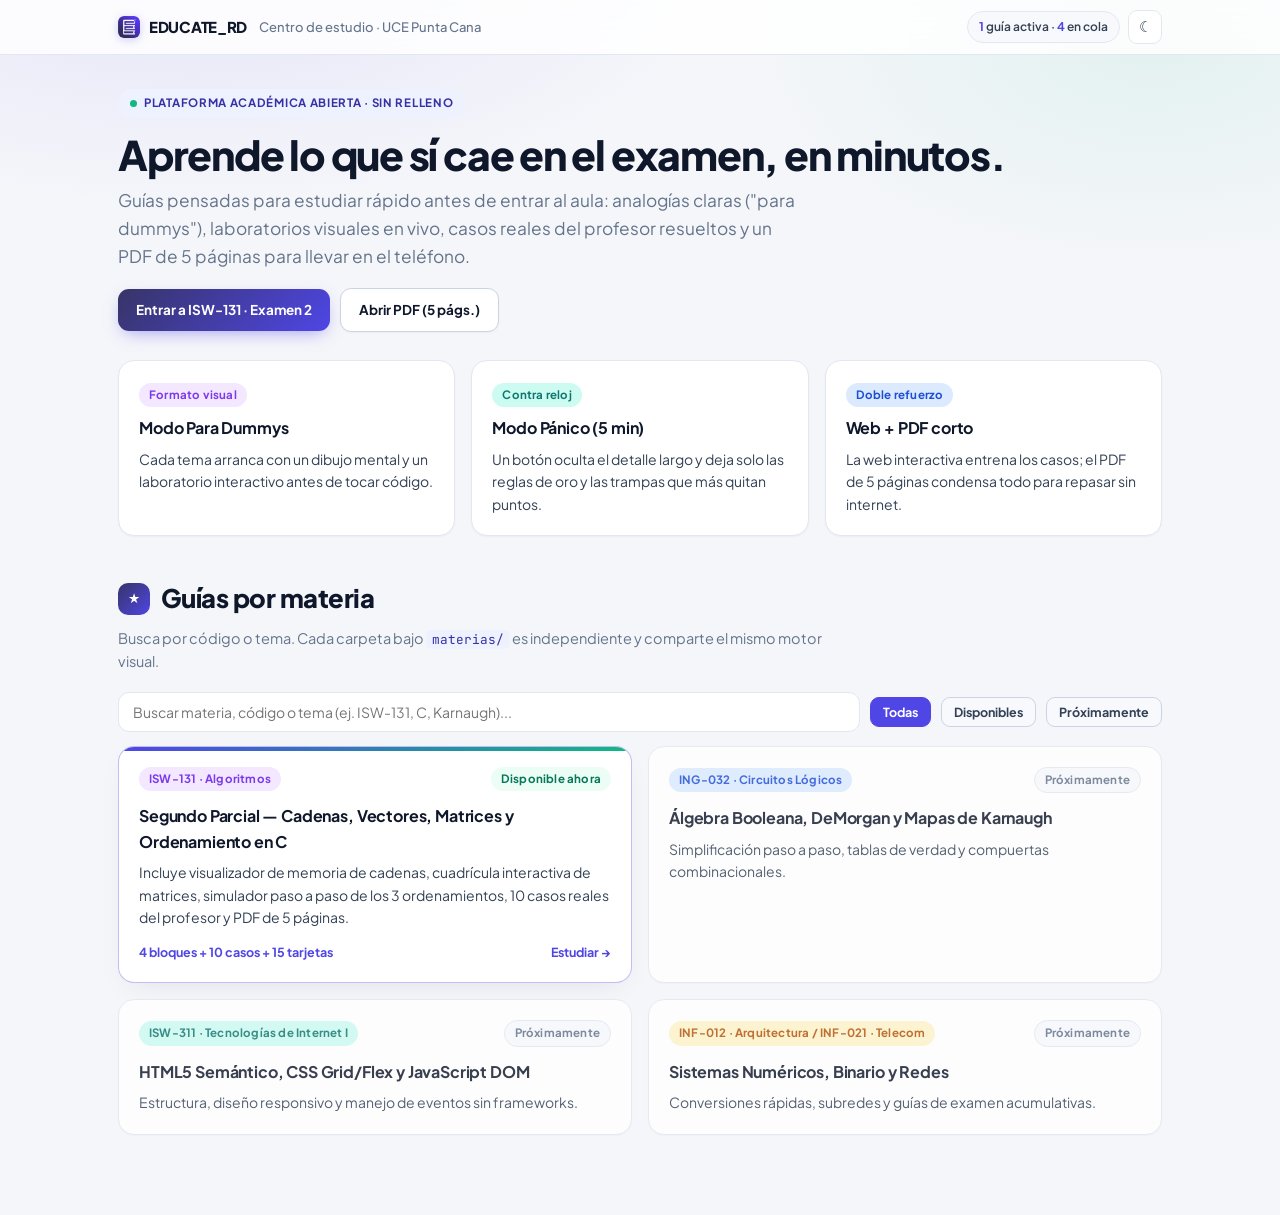
<file: index.html>
<!DOCTYPE html>
<html lang="es" data-theme="light">
<head>
<meta charset="UTF-8">
<meta name="viewport" content="width=device-width, initial-scale=1.0">
<title>EDUCATE_RD — Guías de estudio UCE</title>
<link rel="icon" type="image/x-icon" href="assets/media/favicon.ico">
<link rel="icon" type="image/png" sizes="32x32" href="assets/media/favicon-32.png">
<link rel="apple-touch-icon" sizes="180x180" href="assets/media/apple-touch-icon.png">
<link rel="stylesheet" href="assets/css/educate.css">
</head>
<body>

<header class="topbar">
  <div class="topbar-in">
    <a class="brand" href="index.html">
      <img class="brand-logo" src="assets/media/logo-mark.png" alt="Logo EDUCATE_RD">
      <span>EDUCATE_RD</span>
    </a>
    <span class="crumb">Centro de estudio · UCE Punta Cana</span>
    <div class="top-right">
      <span class="prog-pill"><b>1</b><span class="pl"> guía activa</span><span class="ps"> · </span><b>4</b><span class="pl"> en cola</span></span>
      <button class="icon-btn" id="theme-toggle" type="button" aria-label="Cambiar tema">☾</button>
    </div>
  </div>
</header>

<div class="wrap">
  <div class="hero">
    <span class="eyebrow"><span class="dot"></span> Plataforma académica abierta · Sin relleno</span>
    <h1>Aprende lo que sí cae en el examen, en minutos.</h1>
    <p class="sub">Guías pensadas para estudiar rápido antes de entrar al aula:
    analogías claras ("para dummys"), laboratorios visuales en vivo, casos reales
    del profesor resueltos y un PDF de 5 páginas para llevar en el teléfono.</p>
    <div class="hero-actions">
      <a class="btn" href="materias/isw-131-algoritmos/examen-2/">Entrar a ISW-131 · Examen 2</a>
      <a class="btn ghost" href="materias/isw-131-algoritmos/examen-2/guia-isw131-examen2.pdf" target="_blank">Abrir PDF (5 págs.)</a>
    </div>
  </div>

  <!-- Métricas rápidas -->
  <div class="grid g3" style="margin-top:6px">
    <div class="card">
      <span class="chip cad">Formato visual</span>
      <h3 style="margin-top:8px">Modo Para Dummys</h3>
      <p>Cada tema arranca con un dibujo mental y un laboratorio interactivo antes
      de tocar código.</p>
    </div>
    <div class="card">
      <span class="chip vec">Contra reloj</span>
      <h3 style="margin-top:8px">Modo Pánico (5 min)</h3>
      <p>Un botón oculta el detalle largo y deja solo las reglas de oro y las
      trampas que más quitan puntos.</p>
    </div>
    <div class="card">
      <span class="chip mat">Doble refuerzo</span>
      <h3 style="margin-top:8px">Web + PDF corto</h3>
      <p>La web interactiva entrena los casos; el PDF de 5 páginas condensa
      todo para repasar sin internet.</p>
    </div>
  </div>

  <!-- Catálogo de materias -->
  <section class="blk" id="materias">
    <div class="blk-head">
      <span class="blk-num">★</span>
      <h2>Guías por materia</h2>
    </div>
    <p class="lede">Busca por código o tema. Cada carpeta bajo <code class="inl">materias/</code>
    es independiente y comparte el mismo motor visual.</p>

    <div class="search-bar">
      <input class="search-in" id="hub-search" type="search" placeholder="Buscar materia, código o tema (ej. ISW-131, C, Karnaugh)...">
      <button class="mat-btn hub-filter on" data-filter="all" type="button">Todas</button>
      <button class="mat-btn hub-filter" data-filter="live" type="button">Disponibles</button>
      <button class="mat-btn hub-filter" data-filter="soon" type="button">Próximamente</button>
    </div>

    <div class="grid g2" id="lista-guias">

      <a class="card card-link featured" data-status="live" href="materias/isw-131-algoritmos/examen-2/">
        <div style="display:flex;justify-content:space-between;align-items:center;gap:8px;flex-wrap:wrap">
          <span class="chip cad">ISW-131 · Algoritmos</span>
          <span class="chip live">Disponible ahora</span>
        </div>
        <h3 style="margin-top:12px">Segundo Parcial — Cadenas, Vectores, Matrices y Ordenamiento en C</h3>
        <p>Incluye visualizador de memoria de cadenas, cuadrícula interactiva de
        matrices, simulador paso a paso de los 3 ordenamientos, 10 casos reales
        del profesor y PDF de 5 páginas.</p>
        <div class="card-foot">
          <span>4 bloques + 10 casos + 15 tarjetas</span>
          <span>Estudiar →</span>
        </div>
      </a>

      <div class="card" data-status="soon" style="opacity:.82">
        <div style="display:flex;justify-content:space-between;align-items:center;gap:8px;flex-wrap:wrap">
          <span class="chip mat">ING-032 · Circuitos Lógicos</span>
          <span class="chip soon">Próximamente</span>
        </div>
        <h3 style="margin-top:12px">Álgebra Booleana, DeMorgan y Mapas de Karnaugh</h3>
        <p>Simplificación paso a paso, tablas de verdad y compuertas combinacionales.</p>
      </div>

      <div class="card" data-status="soon" style="opacity:.82">
        <div style="display:flex;justify-content:space-between;align-items:center;gap:8px;flex-wrap:wrap">
          <span class="chip vec">ISW-311 · Tecnologías de Internet I</span>
          <span class="chip soon">Próximamente</span>
        </div>
        <h3 style="margin-top:12px">HTML5 Semántico, CSS Grid/Flex y JavaScript DOM</h3>
        <p>Estructura, diseño responsivo y manejo de eventos sin frameworks.</p>
      </div>

      <div class="card" data-status="soon" style="opacity:.82">
        <div style="display:flex;justify-content:space-between;align-items:center;gap:8px;flex-wrap:wrap">
          <span class="chip ord">INF-012 · Arquitectura / INF-021 · Telecom</span>
          <span class="chip soon">Próximamente</span>
        </div>
        <h3 style="margin-top:12px">Sistemas Numéricos, Binario y Redes</h3>
        <p>Conversiones rápidas, subredes y guías de examen acumulativas.</p>
      </div>

    </div>
  </section>
</div>

<script src="assets/js/educate.js"></script>
</body>
</html>
</file>
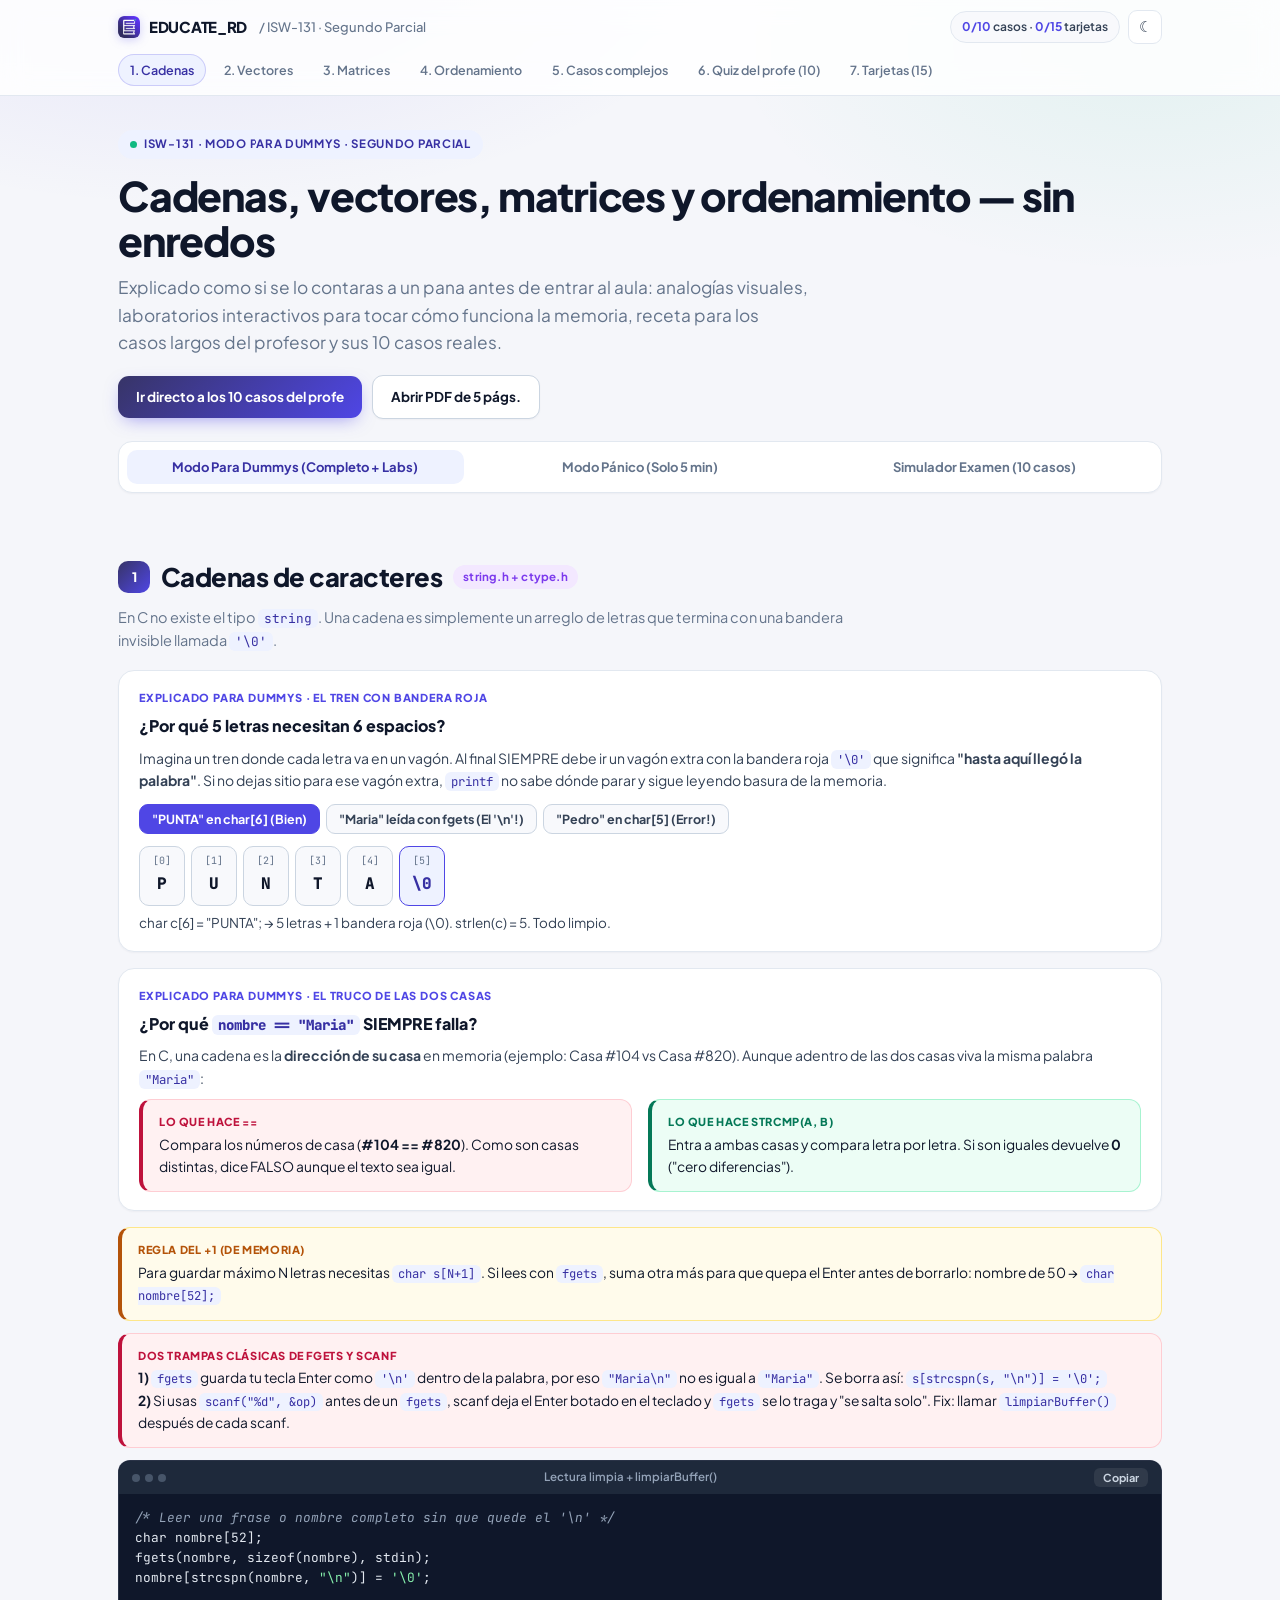
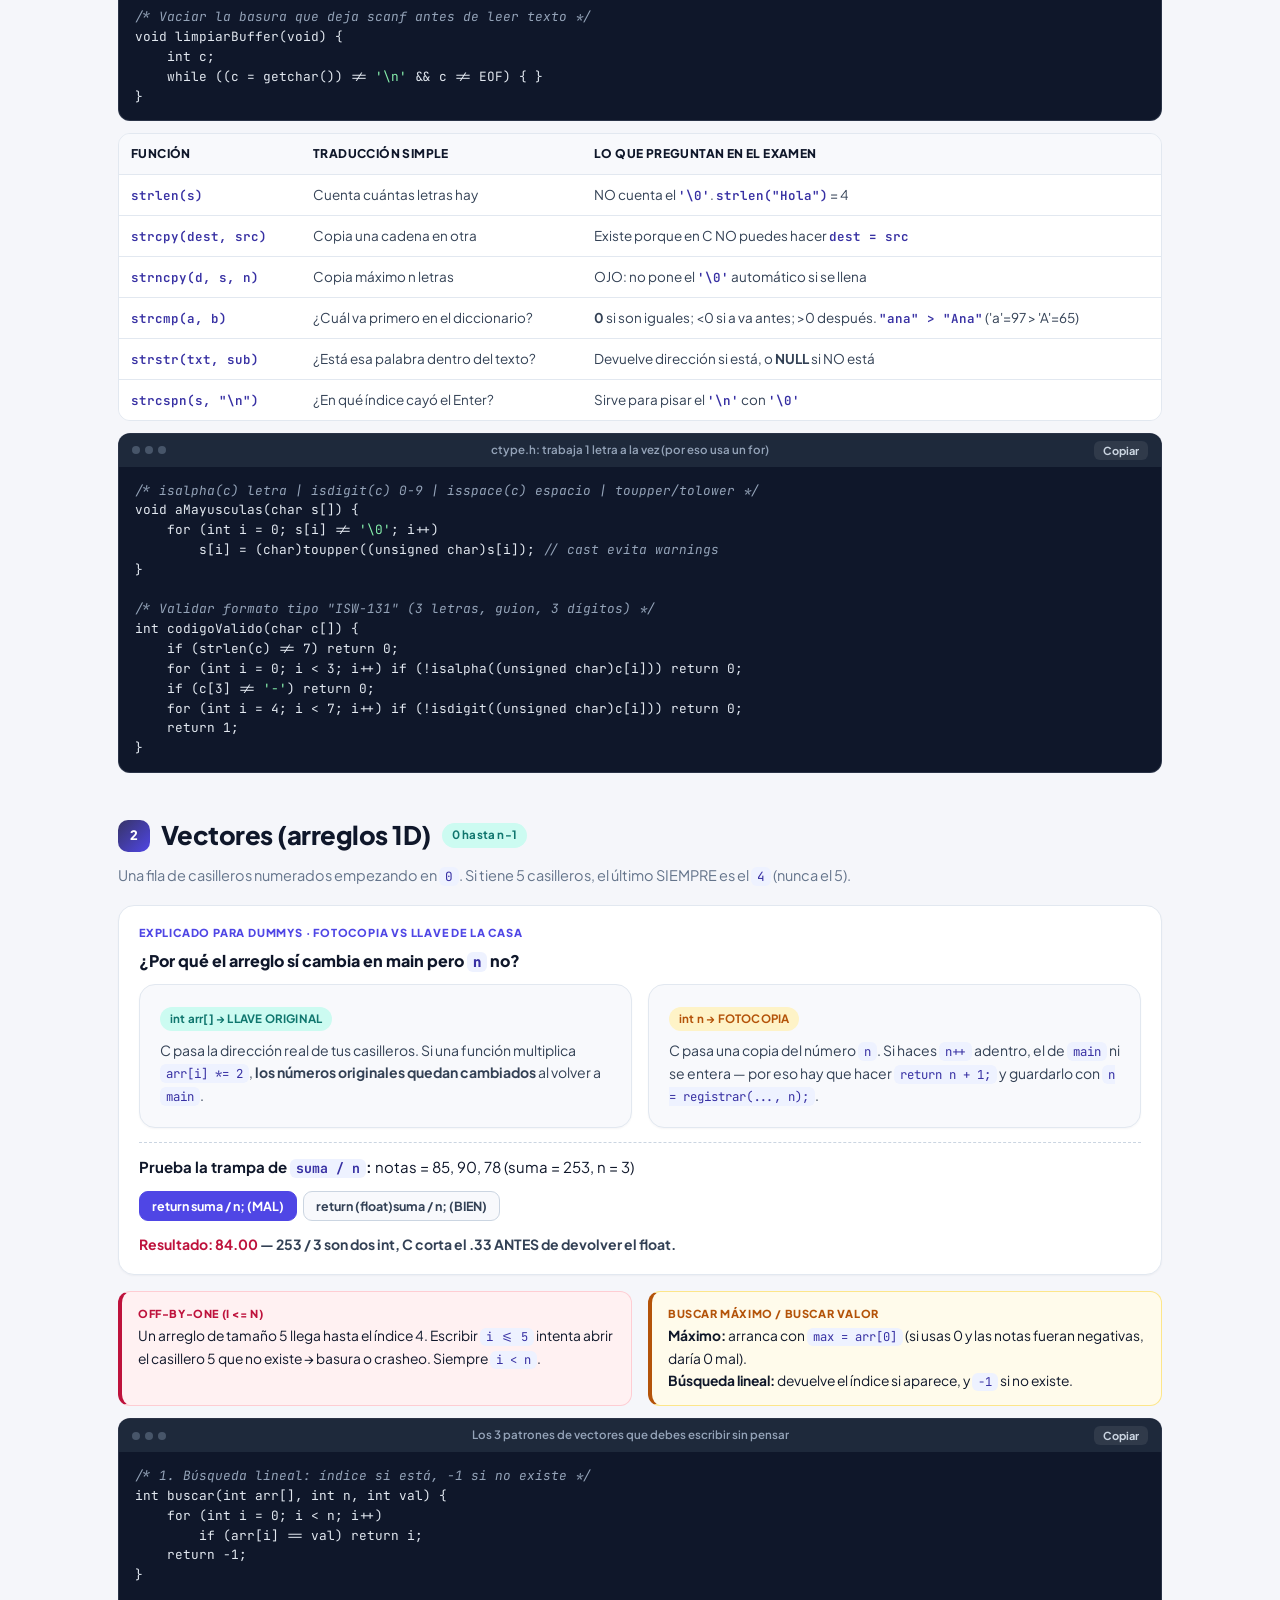
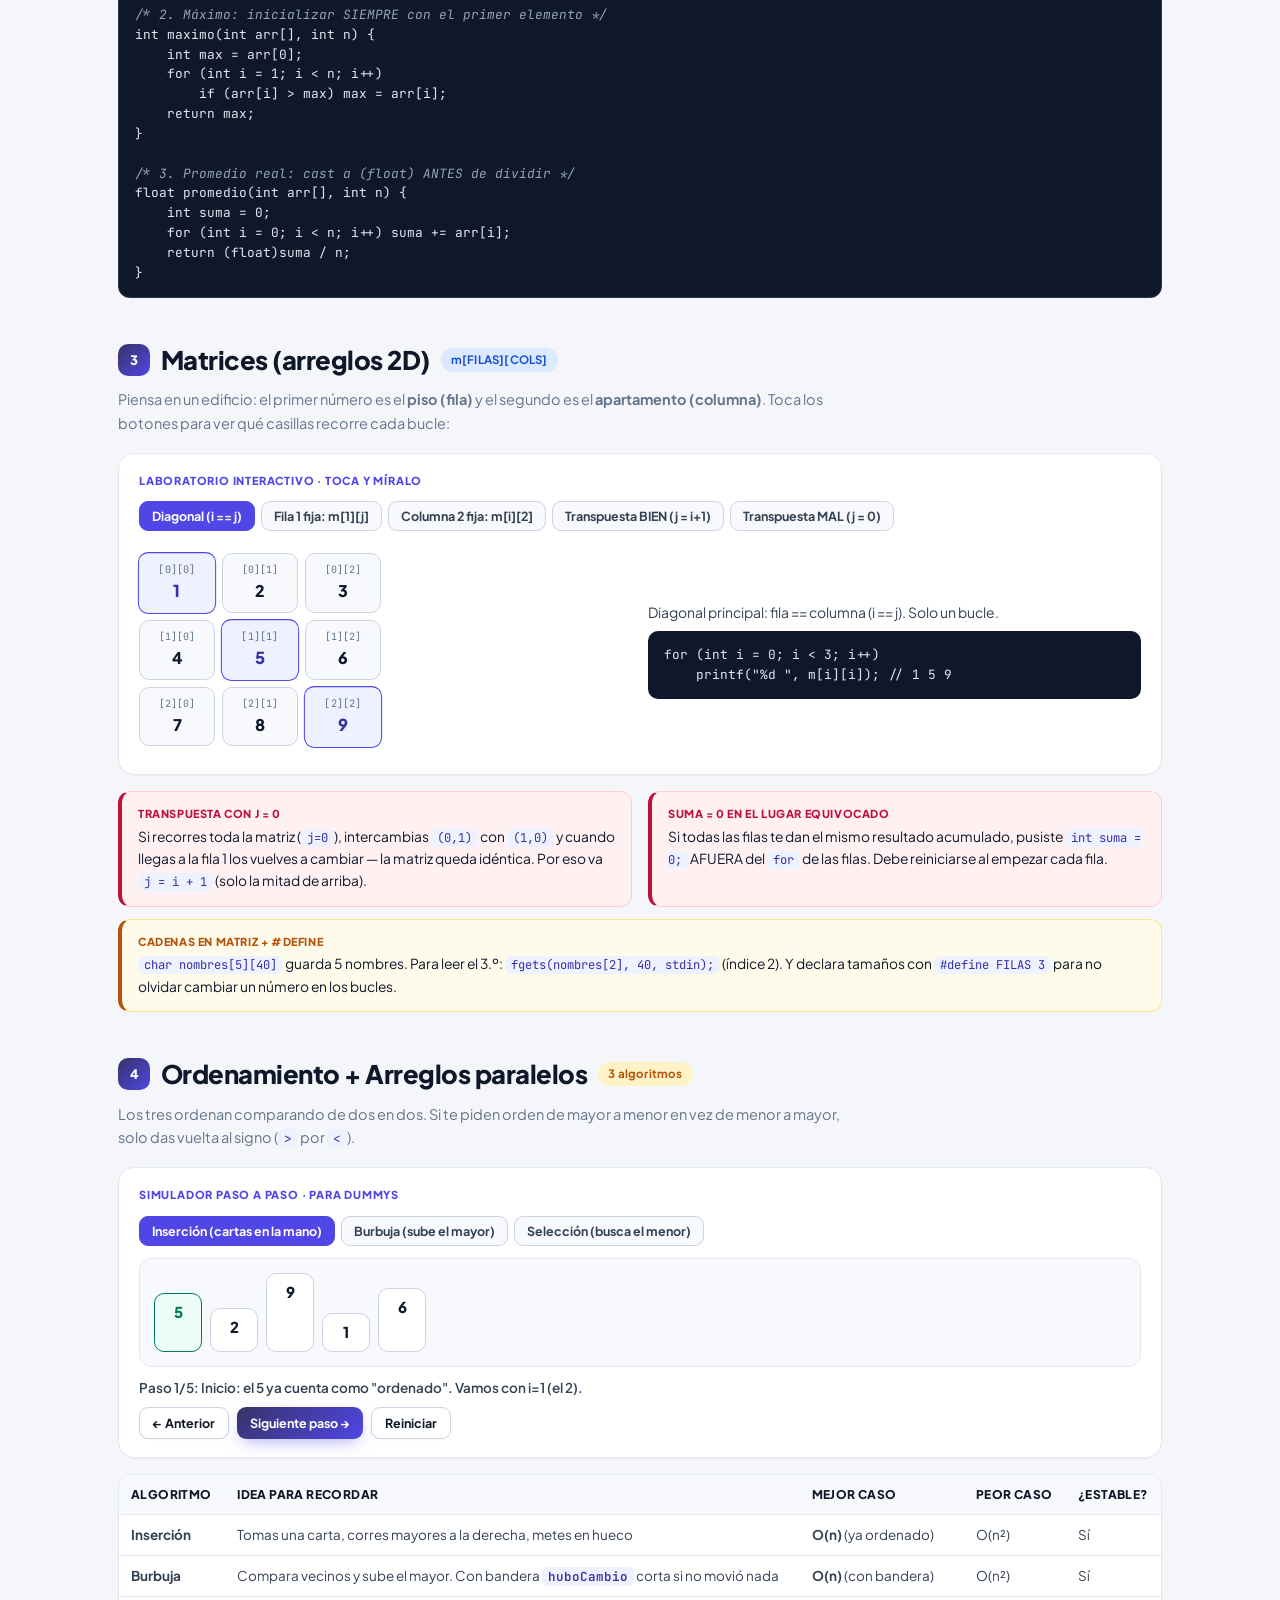
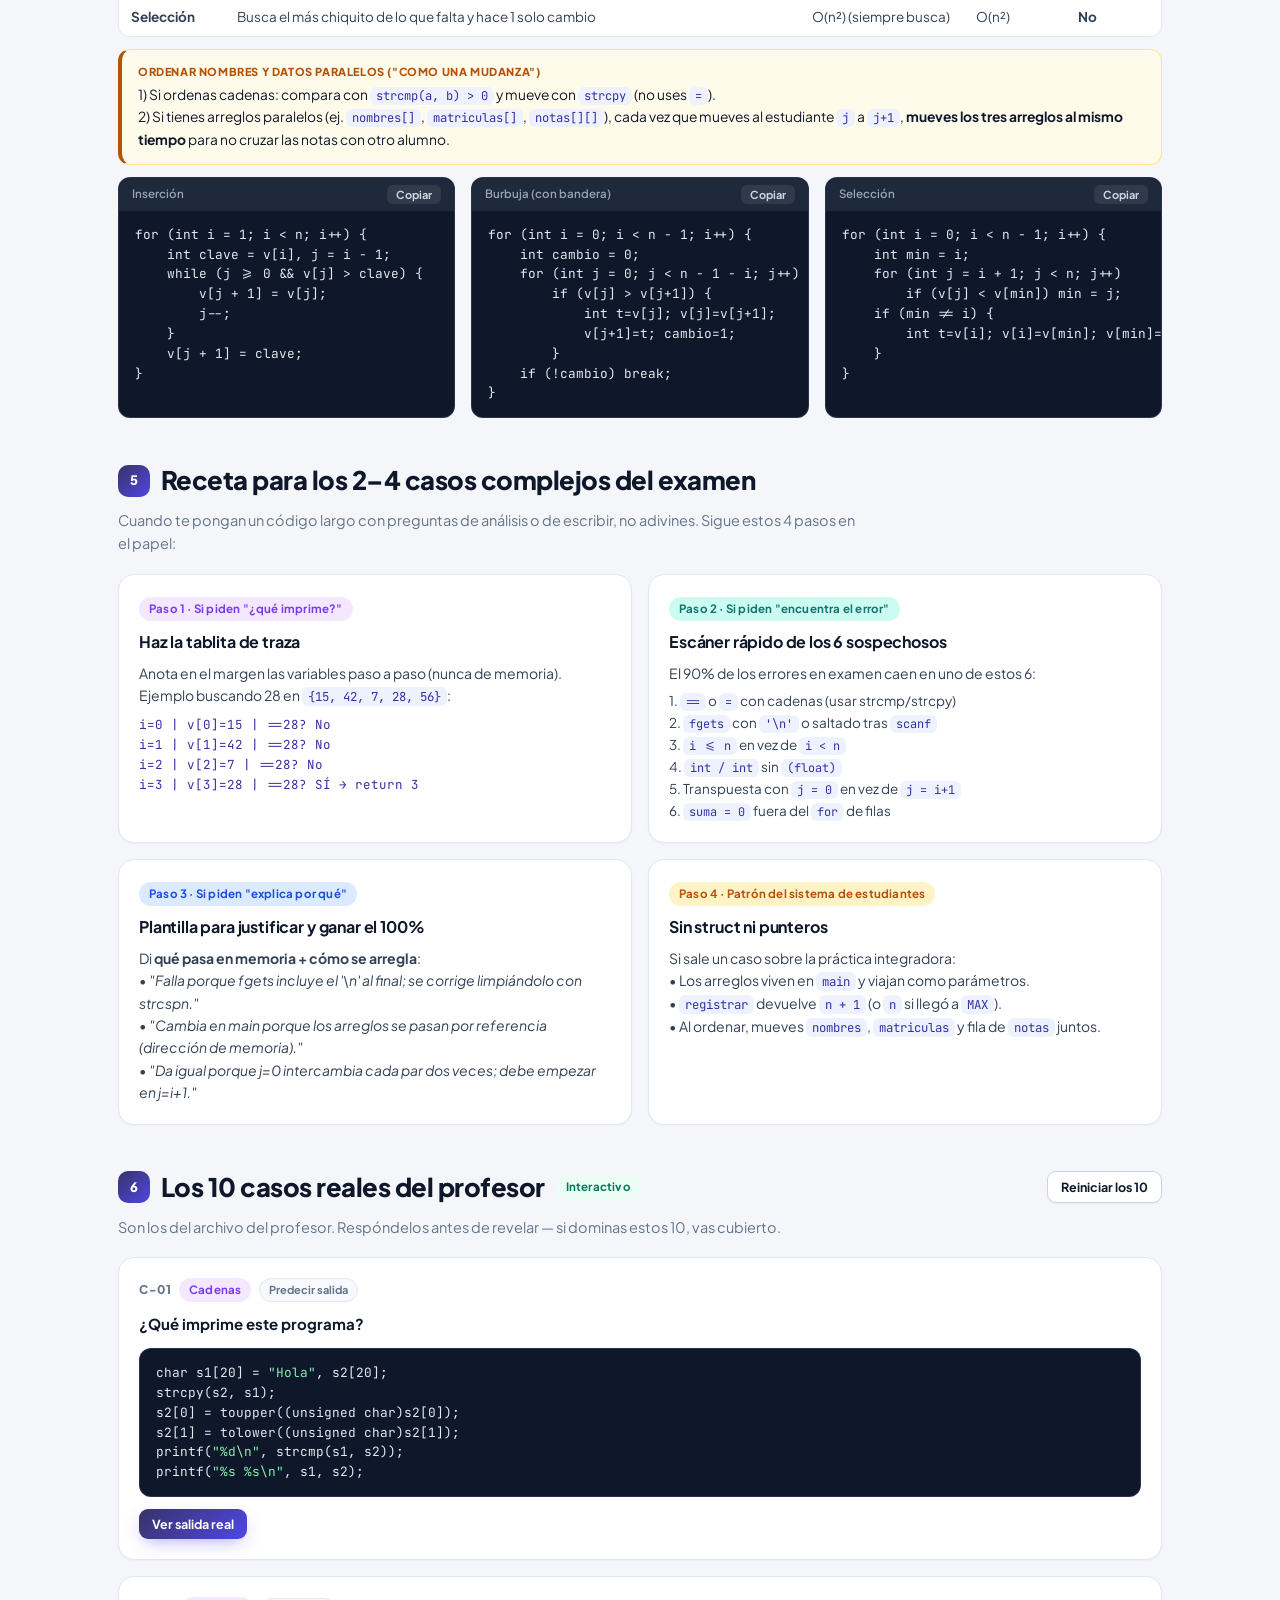
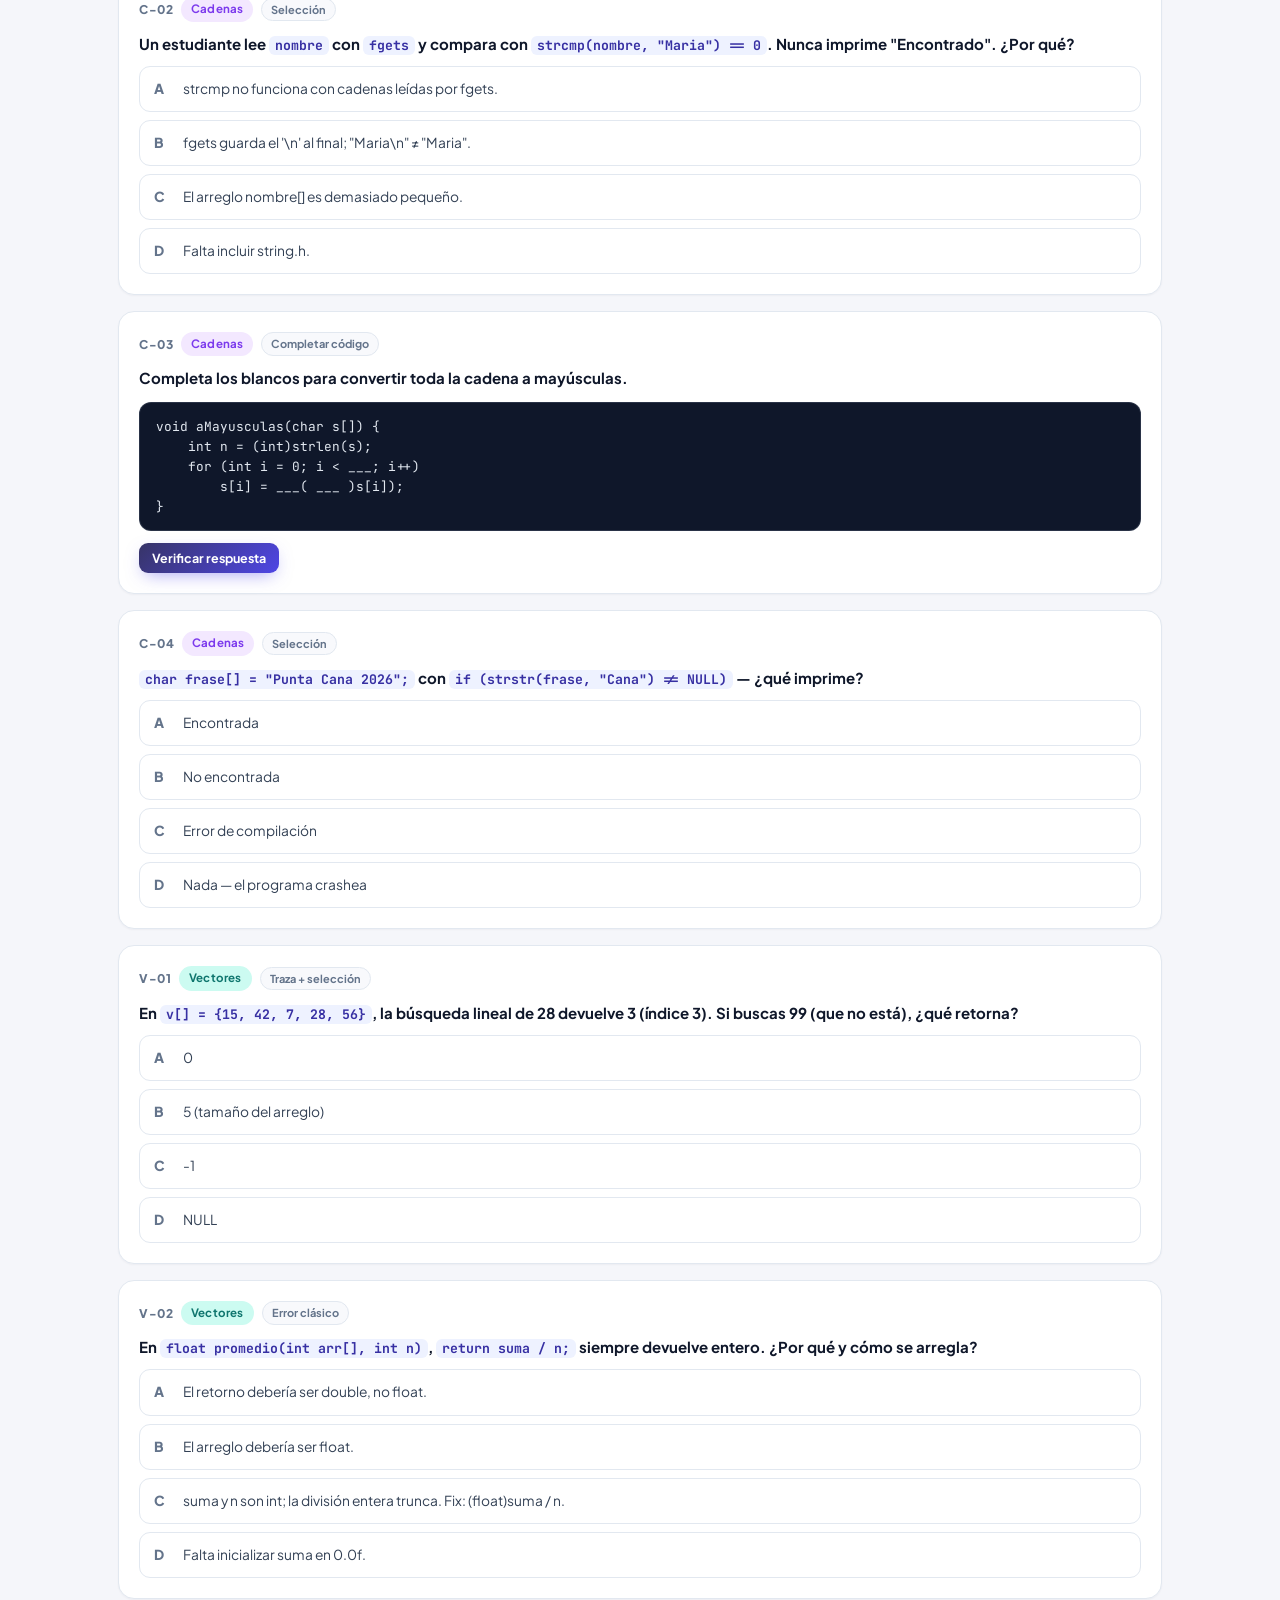
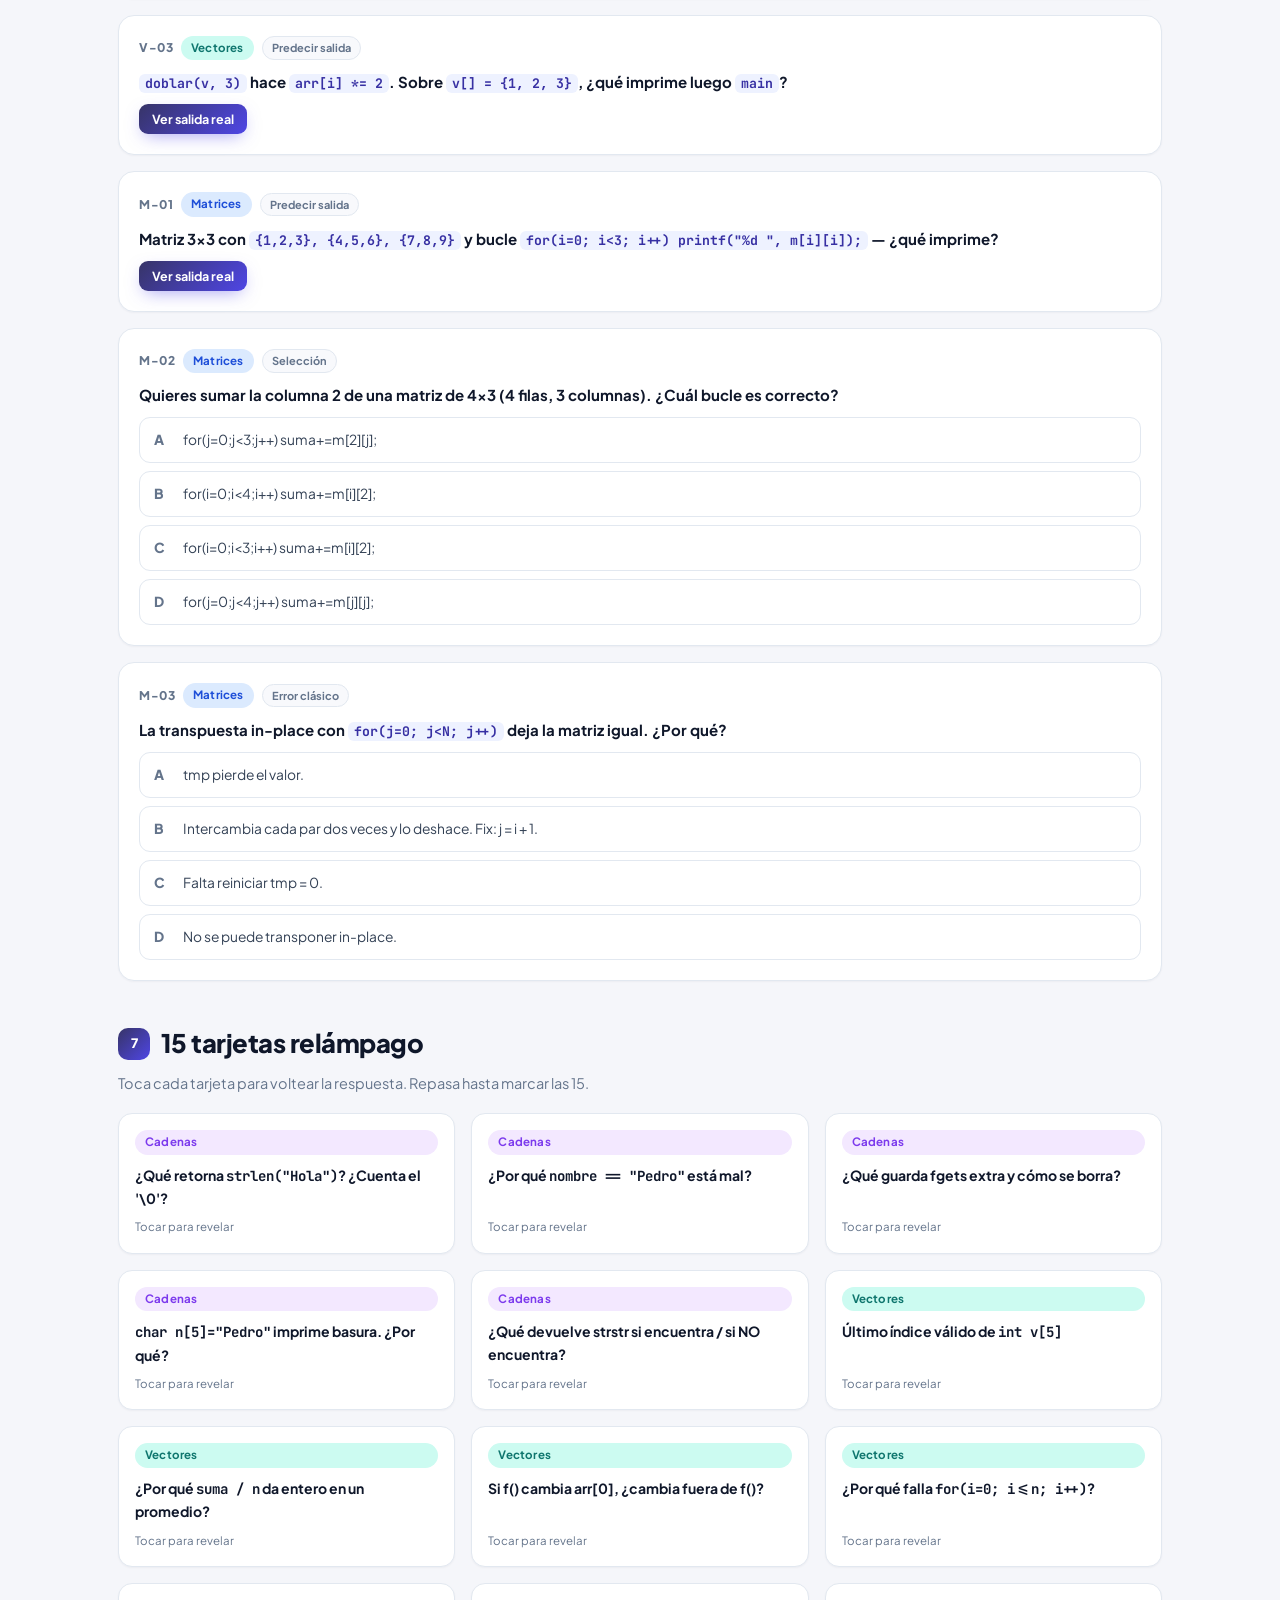
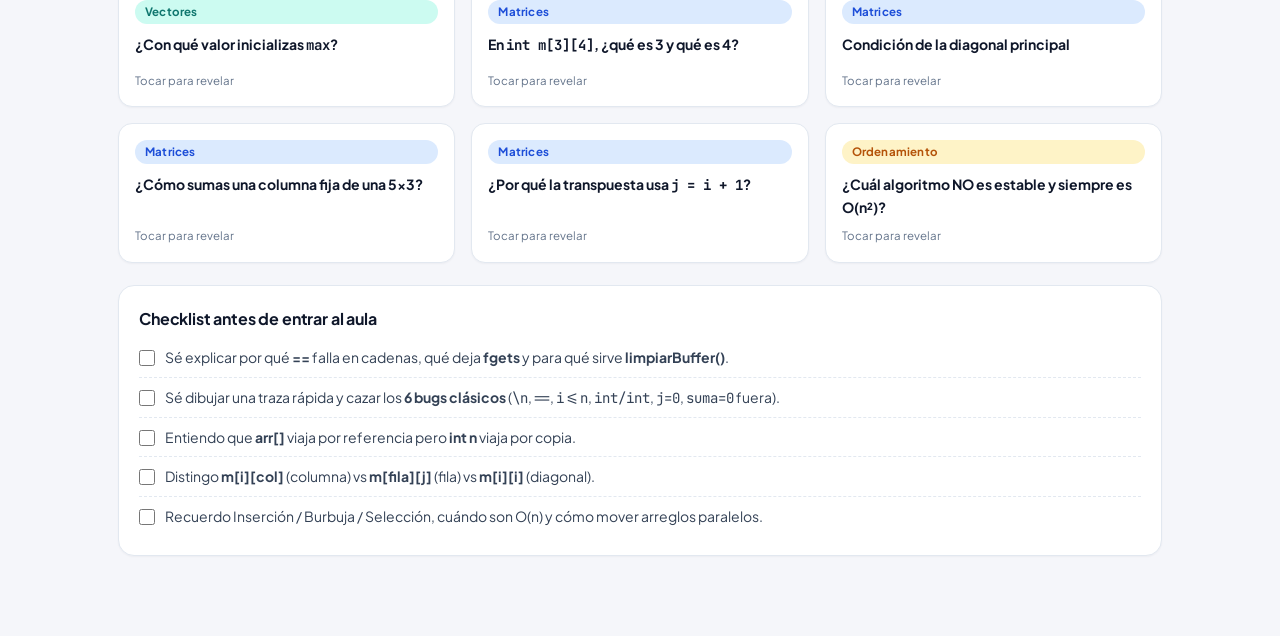
<file: materias/isw-131-algoritmos/examen-2/index.html>
<!DOCTYPE html>
<html lang="es" data-theme="light">
<head>
<meta charset="UTF-8">
<meta name="viewport" content="width=device-width, initial-scale=1.0">
<title>ISW-131 · Examen 2 — Guía interactiva · EDUCATE_RD</title>
<link rel="icon" type="image/x-icon" href="../../../assets/media/favicon.ico">
<link rel="icon" type="image/png" sizes="32x32" href="../../../assets/media/favicon-32.png">
<link rel="apple-touch-icon" sizes="180x180" href="../../../assets/media/apple-touch-icon.png">
<link rel="stylesheet" href="../../../assets/css/educate.css">
</head>
<body>

<header class="topbar">
  <div class="topbar-in">
    <a class="brand" href="../../../index.html">
      <img class="brand-logo" src="../../../assets/media/logo-mark.png" alt="Logo EDUCATE_RD">
      <span>EDUCATE_RD</span>
    </a>
    <span class="crumb">/ ISW-131 · Segundo Parcial</span>
    <div class="top-right">
      <span class="prog-pill" id="prog-text"><b>0/10</b><span class="pl"> casos</span><span class="ps"> · </span><b>0/15</b><span class="pl"> tarjetas</span></span>
      <button class="icon-btn" id="theme-toggle" type="button" aria-label="Cambiar tema">☾</button>
    </div>
  </div>
  <nav class="subnav" aria-label="Secciones de la guía">
    <a class="on" href="#cadenas">1. Cadenas</a>
    <a href="#vectores">2. Vectores</a>
    <a href="#matrices">3. Matrices</a>
    <a href="#ordenamiento">4. Ordenamiento</a>
    <a href="#playbook">5. Casos complejos</a>
    <a href="#casos">6. Quiz del profe (10)</a>
    <a href="#tarjetas">7. Tarjetas (15)</a>
  </nav>
</header>

<div class="wrap">

  <!-- ============ HERO ============ -->
  <div class="hero">
    <span class="eyebrow"><span class="dot"></span> ISW-131 · Modo Para Dummys · Segundo Parcial</span>
    <h1>Cadenas, vectores, matrices y ordenamiento — sin enredos</h1>
    <p class="sub">Explicado como si se lo contaras a un pana antes de entrar al aula:
    analogías visuales, laboratorios interactivos para tocar cómo funciona la
    memoria, receta para los casos largos del profesor y sus 10 casos reales.</p>
    <div class="hero-actions">
      <a class="btn" href="#casos">Ir directo a los 10 casos del profe</a>
      <a class="btn ghost" href="guia-isw131-examen2.pdf" target="_blank">Abrir PDF de 5 págs.</a>
    </div>

    <div class="modebar" role="group" aria-label="Modo de estudio">
      <button class="modebtn on" data-mode="full" type="button">Modo Para Dummys (Completo + Labs)</button>
      <button class="modebtn" data-mode="panic" type="button">Modo Pánico (Solo 5 min)</button>
      <button class="modebtn" data-mode="sim" type="button">Simulador Examen (10 casos)</button>
    </div>

    <div class="panic-banner">
      <span><b>Modo Pánico activo:</b> código largo oculto. Solo ves las analogías,
      reglas de oro, trampas mortales, receta de casos y preguntas.</span>
      <button class="btn sm ghost" id="exit-panic" type="button">Ver guía completa</button>
    </div>
  </div>

  <!-- ============ 1. CADENAS ============ -->
  <section class="blk" id="cadenas">
    <div class="blk-head">
      <span class="blk-num">1</span>
      <h2>Cadenas de caracteres</h2>
      <span class="chip cad">string.h + ctype.h</span>
    </div>
    <p class="lede">En C no existe el tipo <code class="inl">string</code>. Una cadena
    es simplemente un arreglo de letras que termina con una bandera invisible
    llamada <code class="inl">'\0'</code>.</p>

    <div class="dummy-box">
      <span class="dummy-tag">Explicado para dummys · El tren con bandera roja</span>
      <h3>¿Por qué 5 letras necesitan 6 espacios?</h3>
      <p>Imagina un tren donde cada letra va en un vagón. Al final SIEMPRE debe ir
      un vagón extra con la bandera roja <code class="inl">'\0'</code> que significa
      <b>"hasta aquí llegó la palabra"</b>. Si no dejas sitio para ese vagón extra,
      <code class="inl">printf</code> no sabe dónde parar y sigue leyendo basura de la memoria.</p>

      <div style="margin-top:12px">
        <div class="mat-controls">
          <button class="mat-btn on" data-str="ok" type="button">"PUNTA" en char[6] (Bien)</button>
          <button class="mat-btn" data-str="fgets" type="button">"Maria" leída con fgets (El '\n'!)</button>
          <button class="mat-btn" data-str="bad" type="button">"Pedro" en char[5] (Error!)</button>
        </div>
        <div class="mem-row" id="str-mem"></div>
        <p id="str-explain" style="font-size:13.5px;margin-top:6px"></p>
      </div>
    </div>

    <div class="dummy-box">
      <span class="dummy-tag">Explicado para dummys · El truco de las dos casas</span>
      <h3>¿Por qué <code class="inl">nombre == "Maria"</code> SIEMPRE falla?</h3>
      <p>En C, una cadena es la <b>dirección de su casa</b> en memoria (ejemplo: Casa #104 vs Casa #820).
      Aunque adentro de las dos casas viva la misma palabra <code class="inl">"Maria"</code>:</p>
      <div class="grid g2" style="margin-top:10px">
        <div class="callout trap" style="margin:0">
          <span class="ct">Lo que hace ==</span>
          Compara los números de casa (<b>#104 == #820</b>). Como son casas distintas, dice FALSO aunque el texto sea igual.
        </div>
        <div class="callout tip" style="margin:0">
          <span class="ct">Lo que hace strcmp(a, b)</span>
          Entra a ambas casas y compara letra por letra. Si son iguales devuelve <b>0</b> ("cero diferencias").
        </div>
      </div>
    </div>

    <div class="callout key">
      <span class="ct">Regla del +1 (de memoria)</span>
      Para guardar máximo N letras necesitas <code class="inl">char s[N+1]</code>.
      Si lees con <code class="inl">fgets</code>, suma otra más para que quepa el Enter antes de borrarlo:
      nombre de 50 → <code class="inl">char nombre[52];</code>
    </div>

    <div class="callout trap">
      <span class="ct">Dos trampas clásicas de fgets y scanf</span>
      <b>1)</b> <code class="inl">fgets</code> guarda tu tecla Enter como <code class="inl">'\n'</code> dentro de la palabra, por eso <code class="inl">"Maria\n"</code> no es igual a <code class="inl">"Maria"</code>. Se borra así: <code class="inl">s[strcspn(s, "\n")] = '\0';</code><br>
      <b>2)</b> Si usas <code class="inl">scanf("%d", &op)</code> antes de un <code class="inl">fgets</code>, scanf deja el Enter botado en el teclado y <code class="inl">fgets</code> se lo traga y "se salta solo". Fix: llamar <code class="inl">limpiarBuffer()</code> después de cada scanf.
    </div>

    <div class="deep">
      <div class="codebox">
        <div class="codebar"><span class="dots"><i></i><i></i><i></i></span><span>Lectura limpia + limpiarBuffer()</span><button class="copy" type="button">Copiar</button></div>
<pre class="code"><span class="cmt">/* Leer una frase o nombre completo sin que quede el '\n' */</span>
char nombre[52];
fgets(nombre, sizeof(nombre), stdin);
nombre[strcspn(nombre, <span class="str">"\n"</span>)] = <span class="str">'\0'</span>;

<span class="cmt">/* Vaciar la basura que deja scanf antes de leer texto */</span>
void limpiarBuffer(void) {
    int c;
    while ((c = getchar()) != <span class="str">'\n'</span> &amp;&amp; c != EOF) { }
}</pre>
      </div>

      <div class="tbl-wrap">
        <table class="tbl">
          <tr><th>Función</th><th>Traducción simple</th><th>Lo que preguntan en el examen</th></tr>
          <tr><td><code>strlen(s)</code></td><td>Cuenta cuántas letras hay</td><td>NO cuenta el <code>'\0'</code>. <code>strlen("Hola")</code> = 4</td></tr>
          <tr><td><code>strcpy(dest, src)</code></td><td>Copia una cadena en otra</td><td>Existe porque en C NO puedes hacer <code>dest = src</code></td></tr>
          <tr><td><code>strncpy(d, s, n)</code></td><td>Copia máximo n letras</td><td>OJO: no pone el <code>'\0'</code> automático si se llena</td></tr>
          <tr><td><code>strcmp(a, b)</code></td><td>¿Cuál va primero en el diccionario?</td><td><b>0</b> si son iguales; &lt;0 si a va antes; &gt;0 después. <code>"ana" &gt; "Ana"</code> ('a'=97 &gt; 'A'=65)</td></tr>
          <tr><td><code>strstr(txt, sub)</code></td><td>¿Está esa palabra dentro del texto?</td><td>Devuelve dirección si está, o <b>NULL</b> si NO está</td></tr>
          <tr><td><code>strcspn(s, "\n")</code></td><td>¿En qué índice cayó el Enter?</td><td>Sirve para pisar el <code>'\n'</code> con <code>'\0'</code></td></tr>
        </table>
      </div>

      <div class="codebox">
        <div class="codebar"><span class="dots"><i></i><i></i><i></i></span><span>ctype.h: trabaja 1 letra a la vez (por eso usa un for)</span><button class="copy" type="button">Copiar</button></div>
<pre class="code"><span class="cmt">/* isalpha(c) letra | isdigit(c) 0-9 | isspace(c) espacio | toupper/tolower */</span>
void aMayusculas(char s[]) {
    for (int i = 0; s[i] != <span class="str">'\0'</span>; i++)
        s[i] = (char)toupper((unsigned char)s[i]); <span class="cmt">// cast evita warnings</span>
}

<span class="cmt">/* Validar formato tipo "ISW-131" (3 letras, guion, 3 dígitos) */</span>
int codigoValido(char c[]) {
    if (strlen(c) != 7) return 0;
    for (int i = 0; i &lt; 3; i++) if (!isalpha((unsigned char)c[i])) return 0;
    if (c[3] != <span class="str">'-'</span>) return 0;
    for (int i = 4; i &lt; 7; i++) if (!isdigit((unsigned char)c[i])) return 0;
    return 1;
}</pre>
      </div>
    </div>
  </section>

  <!-- ============ 2. VECTORES ============ -->
  <section class="blk" id="vectores">
    <div class="blk-head">
      <span class="blk-num">2</span>
      <h2>Vectores (arreglos 1D)</h2>
      <span class="chip vec">0 hasta n-1</span>
    </div>
    <p class="lede">Una fila de casilleros numerados empezando en <code class="inl">0</code>.
    Si tiene 5 casilleros, el último SIEMPRE es el <code class="inl">4</code> (nunca el 5).</p>

    <div class="dummy-box">
      <span class="dummy-tag">Explicado para dummys · Fotocopia vs Llave de la casa</span>
      <h3>¿Por qué el arreglo sí cambia en main pero <code class="inl">n</code> no?</h3>
      <div class="grid g2" style="margin-top:10px">
        <div class="card" style="background:var(--surface-2)">
          <span class="chip vec">int arr[] → LLAVE ORIGINAL</span>
          <p style="margin-top:8px">C pasa la dirección real de tus casilleros. Si una función multiplica <code class="inl">arr[i] *= 2</code>, <b>los números originales quedan cambiados</b> al volver a <code class="inl">main</code>.</p>
        </div>
        <div class="card" style="background:var(--surface-2)">
          <span class="chip ord">int n → FOTOCOPIA</span>
          <p style="margin-top:8px">C pasa una copia del número <code class="inl">n</code>. Si haces <code class="inl">n++</code> adentro, el de <code class="inl">main</code> ni se entera — por eso hay que hacer <code class="inl">return n + 1;</code> y guardarlo con <code class="inl">n = registrar(..., n);</code>.</p>
        </div>
      </div>

      <div style="margin-top:14px;padding-top:12px;border-top:1px dashed var(--line-2)">
        <b>Prueba la trampa de <code class="inl">suma / n</code>:</b> notas = 85, 90, 78 (suma = 253, n = 3)
        <div class="mat-controls">
          <button class="mat-btn on" data-div="int" type="button">return suma / n; (MAL)</button>
          <button class="mat-btn" data-div="float" type="button">return (float)suma / n; (BIEN)</button>
        </div>
        <p id="div-out" style="font-size:14px;font-weight:700"></p>
      </div>
    </div>

    <div class="grid g2">
      <div class="callout trap" style="margin:0">
        <span class="ct">Off-by-one (i &lt;= n)</span>
        Un arreglo de tamaño 5 llega hasta el índice 4. Escribir <code class="inl">i &lt;= 5</code> intenta abrir el casillero 5 que no existe → basura o crasheo. Siempre <code class="inl">i &lt; n</code>.
      </div>
      <div class="callout key" style="margin:0">
        <span class="ct">Buscar máximo / buscar valor</span>
        <b>Máximo:</b> arranca con <code class="inl">max = arr[0]</code> (si usas 0 y las notas fueran negativas, daría 0 mal).<br>
        <b>Búsqueda lineal:</b> devuelve el índice si aparece, y <code class="inl">-1</code> si no existe.
      </div>
    </div>

    <div class="deep">
      <div class="codebox">
        <div class="codebar"><span class="dots"><i></i><i></i><i></i></span><span>Los 3 patrones de vectores que debes escribir sin pensar</span><button class="copy" type="button">Copiar</button></div>
<pre class="code"><span class="cmt">/* 1. Búsqueda lineal: índice si está, -1 si no existe */</span>
int buscar(int arr[], int n, int val) {
    for (int i = 0; i &lt; n; i++)
        if (arr[i] == val) return i;
    return -1;
}

<span class="cmt">/* 2. Máximo: inicializar SIEMPRE con el primer elemento */</span>
int maximo(int arr[], int n) {
    int max = arr[0];
    for (int i = 1; i &lt; n; i++)
        if (arr[i] &gt; max) max = arr[i];
    return max;
}

<span class="cmt">/* 3. Promedio real: cast a (float) ANTES de dividir */</span>
float promedio(int arr[], int n) {
    int suma = 0;
    for (int i = 0; i &lt; n; i++) suma += arr[i];
    return (float)suma / n;
}</pre>
      </div>
    </div>
  </section>

  <!-- ============ 3. MATRICES ============ -->
  <section class="blk" id="matrices">
    <div class="blk-head">
      <span class="blk-num">3</span>
      <h2>Matrices (arreglos 2D)</h2>
      <span class="chip mat">m[FILAS][COLS]</span>
    </div>
    <p class="lede">Piensa en un edificio: el primer número es el <b>piso (fila)</b> y
    el segundo es el <b>apartamento (columna)</b>. Toca los botones para ver qué casillas recorre cada bucle:</p>

    <div class="dummy-box">
      <span class="dummy-tag">Laboratorio interactivo · Toca y míralo</span>
      <div class="mat-controls" id="mat-ctrls">
        <button class="mat-btn on" data-m="diag" type="button">Diagonal (i == j)</button>
        <button class="mat-btn" data-m="fila" type="button">Fila 1 fija: m[1][j]</button>
        <button class="mat-btn" data-m="col" type="button">Columna 2 fija: m[i][2]</button>
        <button class="mat-btn" data-m="trans-ok" type="button">Transpuesta BIEN (j = i+1)</button>
        <button class="mat-btn" data-m="trans-bad" type="button">Transpuesta MAL (j = 0)</button>
      </div>
      <div class="grid g2" style="align-items:center">
        <div>
          <div class="mat-grid" id="mat-grid"></div>
        </div>
        <div>
          <p id="mat-desc" style="font-size:14px;margin-bottom:8px"></p>
          <pre class="code" id="mat-code" style="border-radius:10px;background:var(--code-bg)"></pre>
        </div>
      </div>
    </div>

    <div class="grid g2">
      <div class="callout trap" style="margin:0">
        <span class="ct">Transpuesta con j = 0</span>
        Si recorres toda la matriz (<code class="inl">j=0</code>), intercambias <code class="inl">(0,1)</code> con <code class="inl">(1,0)</code> y cuando llegas a la fila 1 los vuelves a cambiar — la matriz queda idéntica. Por eso va <code class="inl">j = i + 1</code> (solo la mitad de arriba).
      </div>
      <div class="callout trap" style="margin:0">
        <span class="ct">suma = 0 en el lugar equivocado</span>
        Si todas las filas te dan el mismo resultado acumulado, pusiste <code class="inl">int suma = 0;</code> AFUERA del <code class="inl">for</code> de las filas. Debe reiniciarse al empezar cada fila.
      </div>
    </div>

    <div class="callout key">
      <span class="ct">Cadenas en matriz + #define</span>
      <code class="inl">char nombres[5][40]</code> guarda 5 nombres. Para leer el 3.º:
      <code class="inl">fgets(nombres[2], 40, stdin);</code> (índice 2). Y declara tamaños con
      <code class="inl">#define FILAS 3</code> para no olvidar cambiar un número en los bucles.
    </div>
  </section>

  <!-- ============ 4. ORDENAMIENTO ============ -->
  <section class="blk" id="ordenamiento">
    <div class="blk-head">
      <span class="blk-num">4</span>
      <h2>Ordenamiento + Arreglos paralelos</h2>
      <span class="chip ord">3 algoritmos</span>
    </div>
    <p class="lede">Los tres ordenan comparando de dos en dos. Si te piden orden
    de mayor a menor en vez de menor a mayor, solo das vuelta al signo
    (<code class="inl">&gt;</code> por <code class="inl">&lt;</code>).</p>

    <div class="dummy-box">
      <span class="dummy-tag">Simulador paso a paso · Para dummys</span>
      <div class="mat-controls" id="sort-algos">
        <button class="mat-btn on" data-algo="ins" type="button">Inserción (cartas en la mano)</button>
        <button class="mat-btn" data-algo="bub" type="button">Burbuja (sube el mayor)</button>
        <button class="mat-btn" data-algo="sel" type="button">Selección (busca el menor)</button>
      </div>
      <div class="sort-bars" id="sort-bars"></div>
      <div class="sort-msg" id="sort-msg"></div>
      <div style="display:flex;gap:8px;flex-wrap:wrap">
        <button class="btn sm ghost" id="sort-prev" type="button">← Anterior</button>
        <button class="btn sm" id="sort-next" type="button">Siguiente paso →</button>
        <button class="btn sm ghost" id="sort-reset" type="button">Reiniciar</button>
      </div>
    </div>

    <div class="tbl-wrap">
      <table class="tbl">
        <tr><th>Algoritmo</th><th>Idea para recordar</th><th>Mejor caso</th><th>Peor caso</th><th>¿Estable?</th></tr>
        <tr><td><b>Inserción</b></td><td>Tomas una carta, corres mayores a la derecha, metes en hueco</td><td><b>O(n)</b> (ya ordenado)</td><td>O(n²)</td><td>Sí</td></tr>
        <tr><td><b>Burbuja</b></td><td>Compara vecinos y sube el mayor. Con bandera <code class="inl">huboCambio</code> corta si no movió nada</td><td><b>O(n)</b> (con bandera)</td><td>O(n²)</td><td>Sí</td></tr>
        <tr><td><b>Selección</b></td><td>Busca el más chiquito de lo que falta y hace 1 solo cambio</td><td>O(n²) (siempre busca)</td><td>O(n²)</td><td><b>No</b></td></tr>
      </table>
    </div>

    <div class="callout key">
      <span class="ct">Ordenar nombres y datos paralelos ("como una mudanza")</span>
      1) Si ordenas cadenas: compara con <code class="inl">strcmp(a, b) &gt; 0</code> y mueve con <code class="inl">strcpy</code> (no uses <code class="inl">=</code>).<br>
      2) Si tienes arreglos paralelos (ej. <code class="inl">nombres[]</code>, <code class="inl">matriculas[]</code>, <code class="inl">notas[][]</code>), cada vez que mueves al estudiante <code class="inl">j</code> a <code class="inl">j+1</code>, <b>mueves los tres arreglos al mismo tiempo</b> para no cruzar las notas con otro alumno.
    </div>

    <div class="deep">
      <div class="grid g3">
        <div class="codebox" style="margin:0">
          <div class="codebar"><span>Inserción</span><button class="copy" type="button">Copiar</button></div>
<pre class="code">for (int i = 1; i &lt; n; i++) {
    int clave = v[i], j = i - 1;
    while (j &gt;= 0 &amp;&amp; v[j] &gt; clave) {
        v[j + 1] = v[j];
        j--;
    }
    v[j + 1] = clave;
}</pre>
        </div>
        <div class="codebox" style="margin:0">
          <div class="codebar"><span>Burbuja (con bandera)</span><button class="copy" type="button">Copiar</button></div>
<pre class="code">for (int i = 0; i &lt; n - 1; i++) {
    int cambio = 0;
    for (int j = 0; j &lt; n - 1 - i; j++)
        if (v[j] &gt; v[j+1]) {
            int t=v[j]; v[j]=v[j+1];
            v[j+1]=t; cambio=1;
        }
    if (!cambio) break;
}</pre>
        </div>
        <div class="codebox" style="margin:0">
          <div class="codebar"><span>Selección</span><button class="copy" type="button">Copiar</button></div>
<pre class="code">for (int i = 0; i &lt; n - 1; i++) {
    int min = i;
    for (int j = i + 1; j &lt; n; j++)
        if (v[j] &lt; v[min]) min = j;
    if (min != i) {
        int t=v[i]; v[i]=v[min]; v[min]=t;
    }
}</pre>
        </div>
      </div>
    </div>
  </section>

  <!-- ============ 5. RECETA PARA CASOS COMPLEJOS ============ -->
  <section class="blk" id="playbook">
    <div class="blk-head">
      <span class="blk-num">5</span>
      <h2>Receta para los 2–4 casos complejos del examen</h2>
    </div>
    <p class="lede">Cuando te pongan un código largo con preguntas de análisis o de escribir, no adivines. Sigue estos 4 pasos en el papel:</p>

    <div class="grid g2">
      <div class="card">
        <span class="chip cad">Paso 1 · Si piden "¿qué imprime?"</span>
        <h3 style="margin-top:8px">Haz la tablita de traza</h3>
        <p>Anota en el margen las variables paso a paso (nunca de memoria). Ejemplo buscando 28 en <code class="inl">{15, 42, 7, 28, 56}</code>:</p>
        <p class="mono" style="font-size:12.5px;margin-top:8px;color:var(--brand-ink)">
        i=0 | v[0]=15 | ==28? No<br>
        i=1 | v[1]=42 | ==28? No<br>
        i=2 | v[2]=7  | ==28? No<br>
        i=3 | v[3]=28 | ==28? SÍ → return 3</p>
      </div>

      <div class="card">
        <span class="chip vec">Paso 2 · Si piden "encuentra el error"</span>
        <h3 style="margin-top:8px">Escáner rápido de los 6 sospechosos</h3>
        <p>El 90% de los errores en examen caen en uno de estos 6:</p>
        <p style="margin-top:6px;font-size:13.5px">
        1. <code class="inl">==</code> o <code class="inl">=</code> con cadenas (usar strcmp/strcpy)<br>
        2. <code class="inl">fgets</code> con <code class="inl">'\n'</code> o saltado tras <code class="inl">scanf</code><br>
        3. <code class="inl">i &lt;= n</code> en vez de <code class="inl">i &lt; n</code><br>
        4. <code class="inl">int / int</code> sin <code class="inl">(float)</code><br>
        5. Transpuesta con <code class="inl">j = 0</code> en vez de <code class="inl">j = i+1</code><br>
        6. <code class="inl">suma = 0</code> fuera del <code class="inl">for</code> de filas</p>
      </div>

      <div class="card">
        <span class="chip mat">Paso 3 · Si piden "explica por qué"</span>
        <h3 style="margin-top:8px">Plantilla para justificar y ganar el 100%</h3>
        <p>Di <b>qué pasa en memoria + cómo se arregla</b>:<br>
        • <i>"Falla porque fgets incluye el '\n' al final; se corrige limpiándolo con strcspn."</i><br>
        • <i>"Cambia en main porque los arreglos se pasan por referencia (dirección de memoria)."</i><br>
        • <i>"Da igual porque j=0 intercambia cada par dos veces; debe empezar en j=i+1."</i></p>
      </div>

      <div class="card">
        <span class="chip ord">Paso 4 · Patrón del sistema de estudiantes</span>
        <h3 style="margin-top:8px">Sin struct ni punteros</h3>
        <p>Si sale un caso sobre la práctica integradora:<br>
        • Los arreglos viven en <code class="inl">main</code> y viajan como parámetros.<br>
        • <code class="inl">registrar</code> devuelve <code class="inl">n + 1</code> (o <code class="inl">n</code> si llegó a <code class="inl">MAX</code>).<br>
        • Al ordenar, mueves <code class="inl">nombres</code>, <code class="inl">matriculas</code> y fila de <code class="inl">notas</code> juntos.</p>
      </div>
    </div>
  </section>

  <!-- ============ 6. LOS 10 CASOS DEL PROFE ============ -->
  <section class="blk" id="casos">
    <div class="blk-head" style="justify-content:space-between">
      <div style="display:flex;align-items:center;gap:11px;flex-wrap:wrap">
        <span class="blk-num">6</span>
        <h2>Los 10 casos reales del profesor</h2>
        <span class="chip live">Interactivo</span>
      </div>
      <button class="btn sm ghost" id="reset-quiz" type="button">Reiniciar los 10</button>
    </div>
    <p class="lede">Son los del archivo del profesor. Respóndelos antes de revelar — si dominas estos 10, vas cubierto.</p>

    <div class="quiz"><div class="qhead"><span class="qid">C-01</span><span class="chip cad">Cadenas</span><span class="qtype">Predecir salida</span></div>
      <div class="qtxt">¿Qué imprime este programa?</div>
      <div class="codebox"><pre class="code">char s1[20] = <span class="str">"Hola"</span>, s2[20];
strcpy(s2, s1);
s2[0] = toupper((unsigned char)s2[0]);
s2[1] = tolower((unsigned char)s2[1]);
printf(<span class="str">"%d\n"</span>, strcmp(s1, s2));
printf(<span class="str">"%s %s\n"</span>, s1, s2);</pre></div>
      <button class="btn sm reveal" type="button">Ver salida real</button>
      <div class="sol">
        <div class="codebox"><pre class="code">0
Hola Hola</pre></div>
        <p><code class="inl">toupper('H')</code> sigue 'H' y <code class="inl">tolower('o')</code> sigue 'o'. Al no cambiar nada, son idénticas → <code class="inl">strcmp</code> devuelve 0.</p>
      </div>
    </div>

    <div class="quiz"><div class="qhead"><span class="qid">C-02</span><span class="chip cad">Cadenas</span><span class="qtype">Selección</span></div>
      <div class="qtxt">Un estudiante lee <code class="inl">nombre</code> con <code class="inl">fgets</code> y compara con <code class="inl">strcmp(nombre, "Maria") == 0</code>. Nunca imprime "Encontrado". ¿Por qué?</div>
      <div class="opts">
        <div class="opt"><span class="l">A</span>strcmp no funciona con cadenas leídas por fgets.</div>
        <div class="opt" data-ok="1"><span class="l">B</span>fgets guarda el '\n' al final; "Maria\n" ≠ "Maria".</div>
        <div class="opt"><span class="l">C</span>El arreglo nombre[] es demasiado pequeño.</div>
        <div class="opt"><span class="l">D</span>Falta incluir string.h.</div>
      </div>
      <div class="why">fgets mete el Enter como <code class="inl">'\n'</code>. Solución: <code class="inl">nombre[strcspn(nombre,"\n")] = '\0';</code></div>
    </div>

    <div class="quiz"><div class="qhead"><span class="qid">C-03</span><span class="chip cad">Cadenas</span><span class="qtype">Completar código</span></div>
      <div class="qtxt">Completa los blancos para convertir toda la cadena a mayúsculas.</div>
      <div class="codebox"><pre class="code">void aMayusculas(char s[]) {
    int n = (int)strlen(s);
    for (int i = 0; i &lt; ___; i++)
        s[i] = ___( ___ )s[i]);
}</pre></div>
      <button class="btn sm reveal" type="button">Verificar respuesta</button>
      <div class="sol"><div class="codebox"><pre class="code">for (int i = 0; i &lt; n; i++)
    s[i] = toupper((unsigned char)s[i]);</pre></div></div>
    </div>

    <div class="quiz"><div class="qhead"><span class="qid">C-04</span><span class="chip cad">Cadenas</span><span class="qtype">Selección</span></div>
      <div class="qtxt"><code class="inl">char frase[] = "Punta Cana 2026";</code> con <code class="inl">if (strstr(frase, "Cana") != NULL)</code> — ¿qué imprime?</div>
      <div class="opts">
        <div class="opt" data-ok="1"><span class="l">A</span>Encontrada</div>
        <div class="opt"><span class="l">B</span>No encontrada</div>
        <div class="opt"><span class="l">C</span>Error de compilación</div>
        <div class="opt"><span class="l">D</span>Nada — el programa crashea</div>
      </div>
      <div class="why"><code class="inl">strstr</code> devuelve un puntero distinto de NULL cuando encuentra la subcadena adentro.</div>
    </div>

    <div class="quiz"><div class="qhead"><span class="qid">V-01</span><span class="chip vec">Vectores</span><span class="qtype">Traza + selección</span></div>
      <div class="qtxt">En <code class="inl">v[] = {15, 42, 7, 28, 56}</code>, la búsqueda lineal de 28 devuelve <b>3</b> (índice 3). Si buscas 99 (que no está), ¿qué retorna?</div>
      <div class="opts">
        <div class="opt"><span class="l">A</span>0</div>
        <div class="opt"><span class="l">B</span>5 (tamaño del arreglo)</div>
        <div class="opt" data-ok="1"><span class="l">C</span>-1</div>
        <div class="opt"><span class="l">D</span>NULL</div>
      </div>
      <div class="why">-1 es la convención estándar porque ningún arreglo tiene índice negativo ("no existe").</div>
    </div>

    <div class="quiz"><div class="qhead"><span class="qid">V-02</span><span class="chip vec">Vectores</span><span class="qtype">Error clásico</span></div>
      <div class="qtxt">En <code class="inl">float promedio(int arr[], int n)</code>, <code class="inl">return suma / n;</code> siempre devuelve entero. ¿Por qué y cómo se arregla?</div>
      <div class="opts">
        <div class="opt"><span class="l">A</span>El retorno debería ser double, no float.</div>
        <div class="opt"><span class="l">B</span>El arreglo debería ser float.</div>
        <div class="opt" data-ok="1"><span class="l">C</span>suma y n son int; la división entera trunca. Fix: (float)suma / n.</div>
        <div class="opt"><span class="l">D</span>Falta inicializar suma en 0.0f.</div>
      </div>
      <div class="why">En C, entero entre entero bota los decimales antes de devolver el float.</div>
    </div>

    <div class="quiz"><div class="qhead"><span class="qid">V-03</span><span class="chip vec">Vectores</span><span class="qtype">Predecir salida</span></div>
      <div class="qtxt"><code class="inl">doblar(v, 3)</code> hace <code class="inl">arr[i] *= 2</code>. Sobre <code class="inl">v[] = {1, 2, 3}</code>, ¿qué imprime luego <code class="inl">main</code>?</div>
      <button class="btn sm reveal" type="button">Ver salida real</button>
      <div class="sol">
        <div class="codebox"><pre class="code">2 4 6</pre></div>
        <p>Los arreglos se pasan por referencia implícita: la función trabaja sobre el arreglo original.</p>
      </div>
    </div>

    <div class="quiz"><div class="qhead"><span class="qid">M-01</span><span class="chip mat">Matrices</span><span class="qtype">Predecir salida</span></div>
      <div class="qtxt">Matriz 3×3 con <code class="inl">{1,2,3}, {4,5,6}, {7,8,9}</code> y bucle <code class="inl">for(i=0; i&lt;3; i++) printf("%d ", m[i][i]);</code> — ¿qué imprime?</div>
      <button class="btn sm reveal" type="button">Ver salida real</button>
      <div class="sol">
        <div class="codebox"><pre class="code">1 5 9</pre></div>
        <p><code class="inl">m[i][i]</code> recorre la diagonal principal (<code class="inl">m[0][0]=1, m[1][1]=5, m[2][2]=9</code>).</p>
      </div>
    </div>

    <div class="quiz"><div class="qhead"><span class="qid">M-02</span><span class="chip mat">Matrices</span><span class="qtype">Selección</span></div>
      <div class="qtxt">Quieres sumar la columna 2 de una matriz de 4×3 (4 filas, 3 columnas). ¿Cuál bucle es correcto?</div>
      <div class="opts">
        <div class="opt"><span class="l">A</span>for(j=0;j&lt;3;j++) suma+=m[2][j];</div>
        <div class="opt" data-ok="1"><span class="l">B</span>for(i=0;i&lt;4;i++) suma+=m[i][2];</div>
        <div class="opt"><span class="l">C</span>for(i=0;i&lt;3;i++) suma+=m[i][2];</div>
        <div class="opt"><span class="l">D</span>for(j=0;j&lt;4;j++) suma+=m[j][j];</div>
      </div>
      <div class="why">Columna fija = <code class="inl">[2]</code> clavado en el segundo corchete; recorres las 4 filas con <code class="inl">i</code> de 0 a 3.</div>
    </div>

    <div class="quiz"><div class="qhead"><span class="qid">M-03</span><span class="chip mat">Matrices</span><span class="qtype">Error clásico</span></div>
      <div class="qtxt">La transpuesta in-place con <code class="inl">for(j=0; j&lt;N; j++)</code> deja la matriz igual. ¿Por qué?</div>
      <div class="opts">
        <div class="opt"><span class="l">A</span>tmp pierde el valor.</div>
        <div class="opt" data-ok="1"><span class="l">B</span>Intercambia cada par dos veces y lo deshace. Fix: j = i + 1.</div>
        <div class="opt"><span class="l">C</span>Falta reiniciar tmp = 0.</div>
        <div class="opt"><span class="l">D</span>No se puede transponer in-place.</div>
      </div>
      <div class="why">Con <code class="inl">j=0</code>, cambias <code class="inl">(i,j)</code> y luego en <code class="inl">(j,i)</code> lo regresas. Con <code class="inl">j=i+1</code> solo tocas el triángulo superior.</div>
    </div>
  </section>

  <!-- ============ 7. TARJETAS + CHECKLIST ============ -->
  <section class="blk" id="tarjetas">
    <div class="blk-head">
      <span class="blk-num">7</span>
      <h2>15 tarjetas relámpago</h2>
    </div>
    <p class="lede">Toca cada tarjeta para voltear la respuesta. Repasa hasta marcar las 15.</p>
    <div class="grid g3">
      <div class="fc"><span class="chip cad">Cadenas</span><div class="front">¿Qué retorna <code>strlen("Hola")</code>? ¿Cuenta el '\0'?</div><span class="tap">Tocar para revelar</span><div class="back">4 — cuenta solo letras, <b>sin</b> el '\0'.</div></div>
      <div class="fc"><span class="chip cad">Cadenas</span><div class="front">¿Por qué <code>nombre == "Pedro"</code> está mal?</div><span class="tap">Tocar para revelar</span><div class="back">Compara direcciones de memoria. Usar <code>strcmp(nombre,"Pedro")==0</code>.</div></div>
      <div class="fc"><span class="chip cad">Cadenas</span><div class="front">¿Qué guarda fgets extra y cómo se borra?</div><span class="tap">Tocar para revelar</span><div class="back">Guarda el <code>'\n'</code> del Enter. Se quita con <code>s[strcspn(s,"\n")]='\0';</code></div></div>
      <div class="fc"><span class="chip cad">Cadenas</span><div class="front"><code>char n[5]="Pedro"</code> imprime basura. ¿Por qué?</div><span class="tap">Tocar para revelar</span><div class="back">"Pedro" tiene 5 letras + <code>'\0'</code> = necesita 6 celdas (regla del +1).</div></div>
      <div class="fc"><span class="chip cad">Cadenas</span><div class="front">¿Qué devuelve strstr si encuentra / si NO encuentra?</div><span class="tap">Tocar para revelar</span><div class="back">Puntero al inicio de la coincidencia / <code>NULL</code>.</div></div>
      <div class="fc"><span class="chip vec">Vectores</span><div class="front">Último índice válido de <code>int v[5]</code></div><span class="tap">Tocar para revelar</span><div class="back"><code>v[4]</code> (siempre N-1). <code>v[5]</code> ya está fuera.</div></div>
      <div class="fc"><span class="chip vec">Vectores</span><div class="front">¿Por qué <code>suma / n</code> da entero en un promedio?</div><span class="tap">Tocar para revelar</span><div class="back">int/int trunca decimales. Fix: <code>(float)suma / n</code>.</div></div>
      <div class="fc"><span class="chip vec">Vectores</span><div class="front">Si f() cambia arr[0], ¿cambia fuera de f()?</div><span class="tap">Tocar para revelar</span><div class="back">Sí — los arreglos pasan por referencia implícita.</div></div>
      <div class="fc"><span class="chip vec">Vectores</span><div class="front">¿Por qué falla <code>for(i=0; i&lt;=n; i++)</code>?</div><span class="tap">Tocar para revelar</span><div class="back">Cuando i==n accede a <code>arr[n]</code> fuera del arreglo. Usar <code>i &lt; n</code>.</div></div>
      <div class="fc"><span class="chip vec">Vectores</span><div class="front">¿Con qué valor inicializas <code>max</code>?</div><span class="tap">Tocar para revelar</span><div class="back"><code>max = arr[0]</code>. Nunca 0 (falla si todos son negativos).</div></div>
      <div class="fc"><span class="chip mat">Matrices</span><div class="front">En <code>int m[3][4]</code>, ¿qué es 3 y qué es 4?</div><span class="tap">Tocar para revelar</span><div class="back">3 filas, 4 columnas. Siempre <code>m[fila][columna]</code>.</div></div>
      <div class="fc"><span class="chip mat">Matrices</span><div class="front">Condición de la diagonal principal</div><span class="tap">Tocar para revelar</span><div class="back"><code>i == j</code> → se recorre con <code>m[i][i]</code>.</div></div>
      <div class="fc"><span class="chip mat">Matrices</span><div class="front">¿Cómo sumas una columna fija de una 5×3?</div><span class="tap">Tocar para revelar</span><div class="back">Columna fija en el 2.º corchete: <code>for(i=0;i&lt;5;i++) suma+=m[i][col];</code></div></div>
      <div class="fc"><span class="chip mat">Matrices</span><div class="front">¿Por qué la transpuesta usa <code>j = i + 1</code>?</div><span class="tap">Tocar para revelar</span><div class="back">Con j=0 cada par se intercambia 2 veces y queda igual.</div></div>
      <div class="fc"><span class="chip ord">Ordenamiento</span><div class="front">¿Cuál algoritmo NO es estable y siempre es O(n²)?</div><span class="tap">Tocar para revelar</span><div class="back">Selección. Inserción y burbuja (con bandera) son estables y O(n) en mejor caso.</div></div>
    </div>

    <div class="card" style="margin-top:22px">
      <h3>Checklist antes de entrar al aula</h3>
      <ul class="check">
        <li><input type="checkbox"><span>Sé explicar por qué <b>==</b> falla en cadenas, qué deja <b>fgets</b> y para qué sirve <b>limpiarBuffer()</b>.</span></li>
        <li><input type="checkbox"><span>Sé dibujar una traza rápida y cazar los <b>6 bugs clásicos</b> (<code>\n</code>, <code>==</code>, <code>i&lt;=n</code>, <code>int/int</code>, <code>j=0</code>, <code>suma=0</code> fuera).</span></li>
        <li><input type="checkbox"><span>Entiendo que <b>arr[]</b> viaja por referencia pero <b>int n</b> viaja por copia.</span></li>
        <li><input type="checkbox"><span>Distingo <b>m[i][col]</b> (columna) vs <b>m[fila][j]</b> (fila) vs <b>m[i][i]</b> (diagonal).</span></li>
        <li><input type="checkbox"><span>Recuerdo Inserción / Burbuja / Selección, cuándo son O(n) y cómo mover arreglos paralelos.</span></li>
      </ul>
    </div>
  </section>

</div>

<script src="../../../assets/js/educate.js"></script>
<script>
/* ---------- Lab 1: Cadenas en memoria ---------- */
(function(){
  const presets = {
    ok: {
      cells: [['0','P',''],['1','U',''],['2','N',''],['3','T',''],['4','A',''],['5','\\0','nul']],
      msg: 'char c[6] = "PUNTA"; → 5 letras + 1 bandera roja (\\0). strlen(c) = 5. Todo limpio.'
    },
    fgets: {
      cells: [['0','M',''],['1','a',''],['2','r',''],['3','i',''],['4','a',''],['5','\\n','bad'],['6','\\0','nul']],
      msg: 'Leído con fgets sin strcspn: ese "\\n" del Enter hace que strcmp(nombre, "Maria") NO dé 0. Fix: s[strcspn(s,"\\n")] = "\\0";'
    },
    bad: {
      cells: [['0','P',''],['1','e',''],['2','d',''],['3','r',''],['4','o',''],['5','?@!','bad'],['6','#X','bad']],
      msg: 'char n[5] = "Pedro"; → no cupo el \\0 en las 5 casillas. printf sigue leyendo memoria ajena e imprime basura.'
    }
  };
  const mem = document.getElementById('str-mem'), exp = document.getElementById('str-explain');
  const btns = document.querySelectorAll('[data-str]');
  function show(k){
    btns.forEach(b=>b.classList.toggle('on', b.dataset.str===k));
    const d = presets[k];
    mem.innerHTML = d.cells.map(([i,v,cls])=>`<div class="mem-cell ${cls}"><span class="idx">[${i}]</span><span class="val">${v}</span></div>`).join('');
    exp.textContent = d.msg;
  }
  btns.forEach(b=>b.addEventListener('click', ()=>show(b.dataset.str)));
  show('ok');
})();

/* ---------- Lab 2: Division int vs float ---------- */
(function(){
  const out = document.getElementById('div-out');
  const btns = document.querySelectorAll('[data-div]');
  function show(k){
    btns.forEach(b=>b.classList.toggle('on', b.dataset.div===k));
    out.innerHTML = k === 'int'
      ? '<span style="color:var(--bad)">Resultado: 84.00</span> — 253 / 3 son dos int, C corta el .33 ANTES de devolver el float.'
      : '<span style="color:var(--ok)">Resultado: 84.33</span> — (float)253 / 3 convierte el numerador a decimal antes de dividir.';
  }
  btns.forEach(b=>b.addEventListener('click', ()=>show(b.dataset.div)));
  show('int');
})();

/* ---------- Lab 3: Matriz interactiva ---------- */
(function(){
  const vals = [[1,2,3],[4,5,6],[7,8,9]];
  const modes = {
    diag: {
      cls: (r,c)=> r===c ? 'hl' : '',
      desc: 'Diagonal principal: fila == columna (i == j). Solo un bucle.',
      code: 'for (int i = 0; i < 3; i++)\n    printf("%d ", m[i][i]); // 1 5 9'
    },
    fila: {
      cls: (r,c)=> r===1 ? 'hl2' : '',
      desc: 'Fila 1 fija: el 1.º corchete se clava en [1] y la columna j recorre 0, 1, 2.',
      code: 'for (int j = 0; j < 3; j++)\n    suma += m[1][j]; // 4 + 5 + 6'
    },
    col: {
      cls: (r,c)=> c===2 ? 'hl' : '',
      desc: 'Columna 2 fija: el 2.º corchete se clava en [2] y la fila i recorre 0, 1, 2.',
      code: 'for (int i = 0; i < 3; i++)\n    suma += m[i][2]; // 3 + 6 + 9'
    },
    'trans-ok': {
      cls: (r,c)=> c>r ? 'hl2' : (r===c?'':'hl'),
      desc: 'BIEN (j = i + 1): cada casilla verde de arriba cambia UNA vez con su espejo azul de abajo.',
      code: 'for (int i = 0; i < N; i++)\n  for (int j = i + 1; j < N; j++)\n    swap(m[i][j], m[j][i]);'
    },
    'trans-bad': {
      cls: (r,c)=> r!==c ? 'hl-bad' : '',
      desc: 'ERROR (j = 0): toca TODO arriba y abajo, así que cada pareja cambia dos veces y queda idéntica.',
      code: 'for (int i = 0; i < N; i++)\n  for (int j = 0; j < N; j++) // MAL!\n    swap(m[i][j], m[j][i]);'
    }
  };
  const grid = document.getElementById('mat-grid');
  const desc = document.getElementById('mat-desc');
  const code = document.getElementById('mat-code');
  const btns = document.querySelectorAll('#mat-ctrls .mat-btn');
  function show(k){
    btns.forEach(b=>b.classList.toggle('on', b.dataset.m===k));
    const m = modes[k];
    let html = '';
    for(let r=0;r<3;r++) for(let c=0;c<3;c++){
      html += `<div class="mat-cell ${m.cls(r,c)}"><span class="rc">[${r}][${c}]</span><span class="nv">${vals[r][c]}</span></div>`;
    }
    grid.innerHTML = html;
    desc.textContent = m.desc;
    code.textContent = m.code;
  }
  btns.forEach(b=>b.addEventListener('click', ()=>show(b.dataset.m)));
  show('diag');
})();

/* ---------- Lab 4: Simulador de Ordenamiento ---------- */
(function(){
  const scripts = {
    ins: [
      {a:[5,2,9,1,6], cmp:[], done:[0], msg:'Inicio: el 5 ya cuenta como "ordenado". Vamos con i=1 (el 2).'},
      {a:[2,5,9,1,6], cmp:[0,1], done:[0,1], msg:'El 2 es menor que 5 → corro el 5 a la derecha y meto el 2 al principio.'},
      {a:[2,5,9,1,6], cmp:[2], done:[0,1,2], msg:'i=2 (el 9): ya es mayor que 5 → no muevo nada.'},
      {a:[1,2,5,9,6], cmp:[0,1,2,3], done:[0,1,2,3], msg:'i=3 (el 1): corro 9, 5 y 2 a la derecha; el 1 cae al principio.'},
      {a:[1,2,5,6,9], cmp:[3,4], done:[0,1,2,3,4], msg:'i=4 (el 6): corro el 9 y meto el 6. Listo en O(n) si ya estaba casi ordenado.'}
    ],
    bub: [
      {a:[5,2,9,1,6], cmp:[0,1], done:[], msg:'Inicio: comparamos vecinos de izquierda a derecha.'},
      {a:[2,5,1,6,9], cmp:[3,4], done:[4], msg:'Fin de pasada 1: el mayor (9) "flotó" hasta el último puesto.'},
      {a:[2,1,5,6,9], cmp:[1,2], done:[3,4], msg:'Fin de pasada 2: el 6 ya quedó fijo en su sitio.'},
      {a:[1,2,5,6,9], cmp:[0,1], done:[0,1,2,3,4], msg:'Pasada 3: 1 y 2 intercambian. Siguiente vuelta no hay cambios → break!'}
    ],
    sel: [
      {a:[5,2,9,1,6], cmp:[0,3], done:[], msg:'Vuelta 1: busco el más pequeño de todos → es el 1 (índice 3).'},
      {a:[1,2,9,5,6], cmp:[0,3], done:[0], msg:'Intercambio el 1 con el 5: UN solo intercambio en toda la vuelta.'},
      {a:[1,2,9,5,6], cmp:[1], done:[0,1], msg:'Vuelta 2: el menor del resto ya es el 2 (no cambia nada).'},
      {a:[1,2,5,9,6], cmp:[2,3], done:[0,1,2], msg:'Vuelta 3: el menor entre {9,5,6} es el 5 → lo cambio con el 9.'},
      {a:[1,2,5,6,9], cmp:[3,4], done:[0,1,2,3,4], msg:'Vuelta 4: cambio 6 con 9. Siempre compara O(n²), aunque ya esté ordenado.'}
    ]
  };
  let curAlgo = 'ins', step = 0;
  const bars = document.getElementById('sort-bars'), msg = document.getElementById('sort-msg');
  const abtns = document.querySelectorAll('#sort-algos .mat-btn');
  function draw(){
    abtns.forEach(b=>b.classList.toggle('on', b.dataset.algo===curAlgo));
    const s = scripts[curAlgo][step];
    bars.innerHTML = s.a.map((v,i)=>{
      const c = s.cmp.includes(i) ? 'cmp' : (s.done.includes(i) ? 'done' : '');
      return `<div class="s-item ${c}" style="height:${34 + v*5}px">${v}</div>`;
    }).join('');
    msg.textContent = `Paso ${step+1}/${scripts[curAlgo].length}: ${s.msg}`;
  }
  abtns.forEach(b=>b.addEventListener('click', ()=>{ curAlgo=b.dataset.algo; step=0; draw(); }));
  document.getElementById('sort-next').addEventListener('click', ()=>{ if(step<scripts[curAlgo].length-1){step++;draw();} });
  document.getElementById('sort-prev').addEventListener('click', ()=>{ if(step>0){step--;draw();} });
  document.getElementById('sort-reset').addEventListener('click', ()=>{ step=0; draw(); });
  draw();
})();
</script>
</body>
</html>
</file>
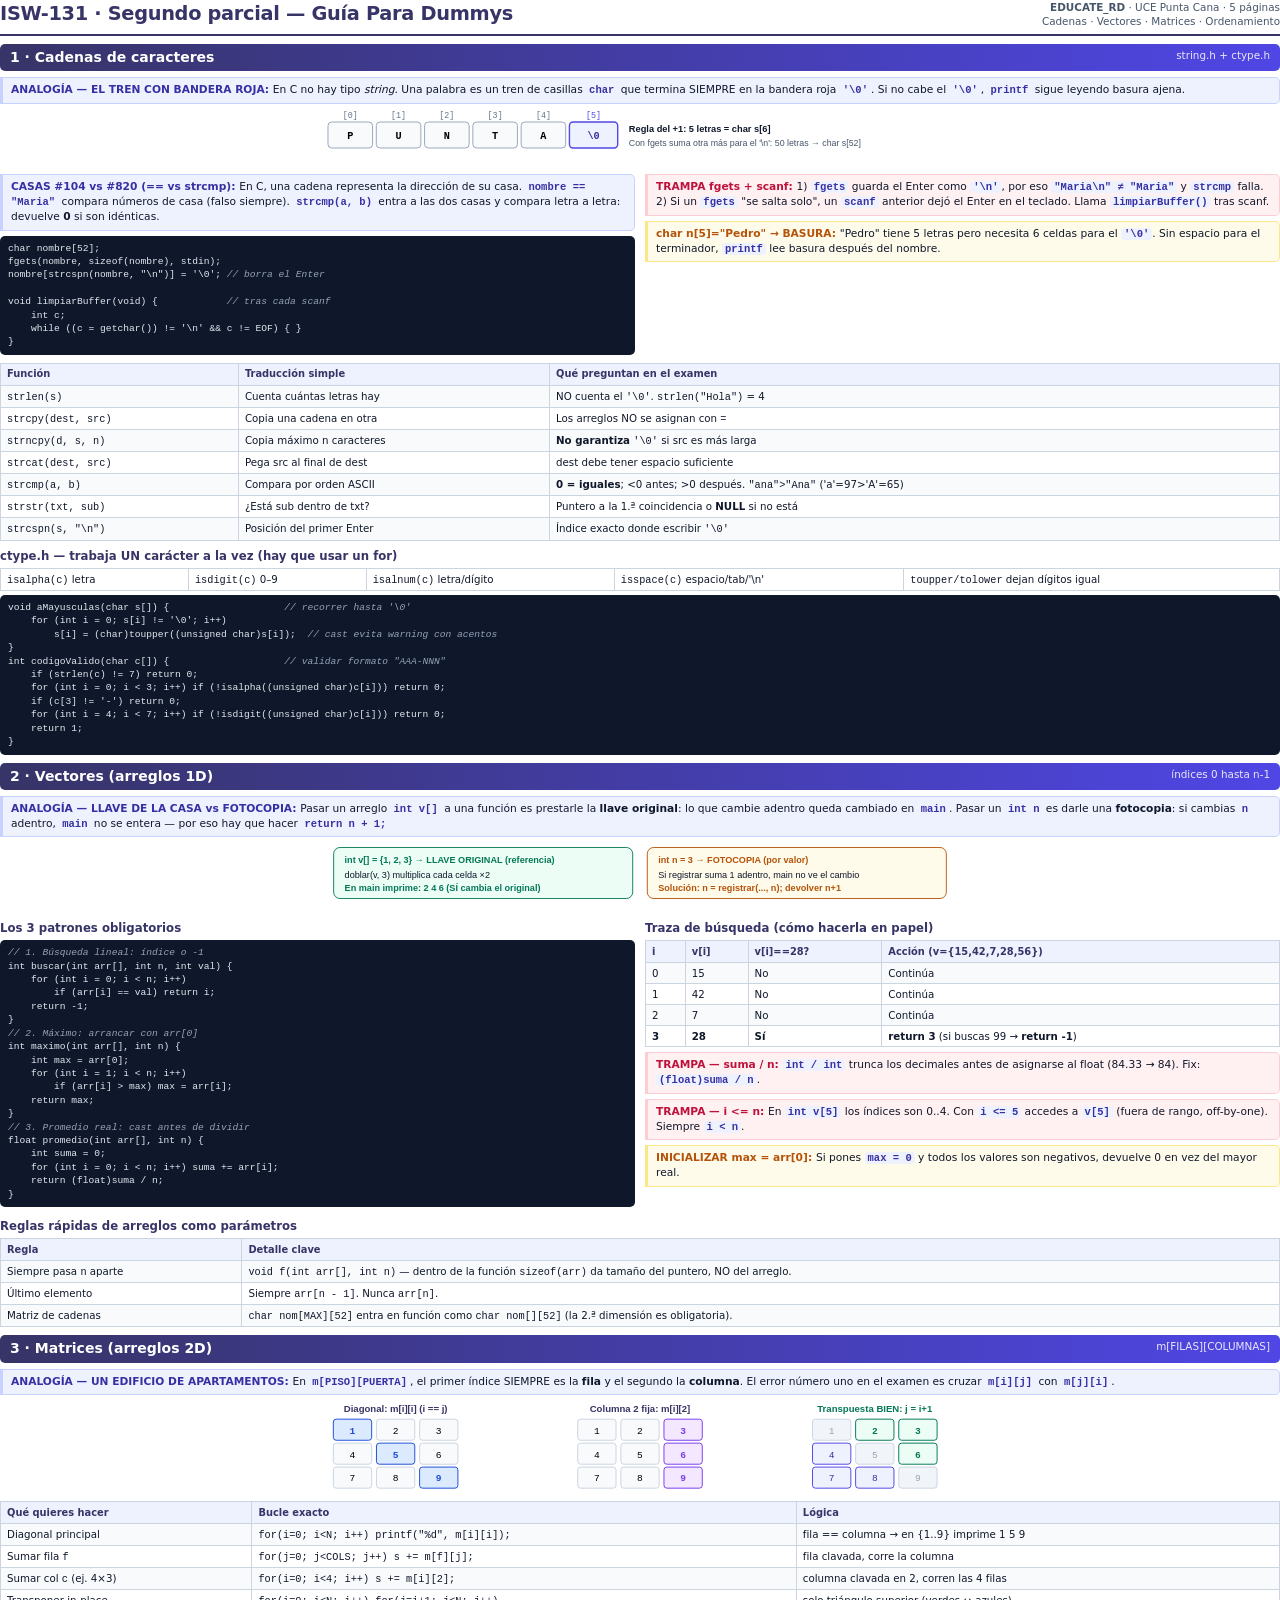
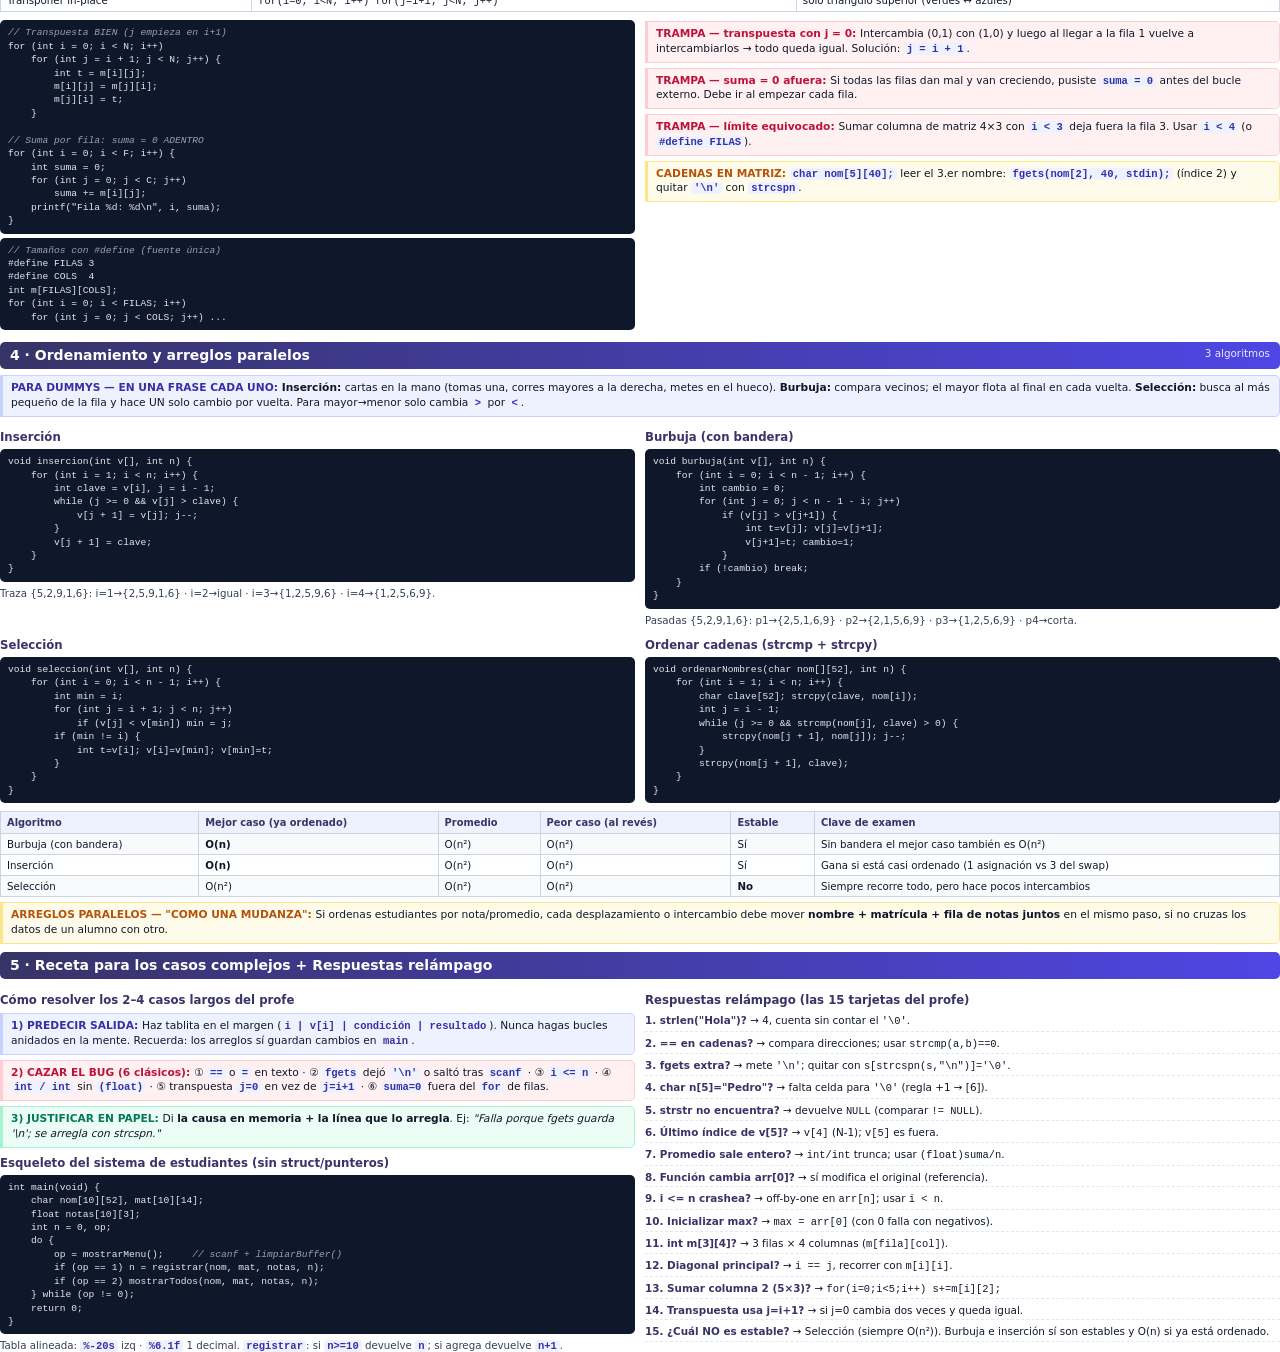
<file: materias/isw-131-algoritmos/examen-2/_pdf_guia.html>
<!DOCTYPE html>
<html lang="es">
<head>
<meta charset="UTF-8">
<title>ISW-131 Examen 2 — Guía de repaso (5 páginas)</title>
<style>
@page { size: A4; margin: 10mm 11mm; }
* { box-sizing: border-box; margin: 0; padding: 0; }
body {
  font-family: "Segoe UI", system-ui, sans-serif;
  font-size: 8.5pt; line-height: 1.38; color: #0f172a;
}
code, pre { font-family: "Cascadia Code", Consolas, monospace; }
.hdr {
  display: flex; justify-content: space-between; align-items: center;
  border-bottom: 2.5px solid #373467; padding-bottom: 5px; margin-bottom: 7px;
}
.hdr h1 { font-size: 14.5pt; color: #373467; letter-spacing: -.3px; }
.hdr .meta { font-size: 7.8pt; color: #475569; text-align: right; }
h2 {
  font-size: 10.5pt; color: #fff; background: linear-gradient(90deg, #373467, #4f46e5);
  padding: 4px 10px; border-radius: 5px; margin: 8px 0 6px;
  page-break-after: avoid; display: flex; justify-content: space-between;
}
h2 span.tag { font-size: 7.8pt; font-weight: 500; opacity: .88; }
h3 { font-size: 8.8pt; color: #373467; margin: 7px 0 3px; }
p { margin: 3px 0; }
ul { margin: 3px 0 3px 15px; }
li { margin: 1.5px 0; }
pre {
  background: #0f172a; color: #e2e8f0; font-size: 7.2pt; line-height: 1.4;
  padding: 6px 8px; border-radius: 5px; margin: 4px 0;
  white-space: pre-wrap;
}
pre .c { color: #94a3b8; font-style: italic; }
code.i { background: #eef2ff; color: #3730a3; padding: 0 3px; border-radius: 3px; font-size: 7.9pt; font-weight: 600; }
table { width: 100%; border-collapse: collapse; font-size: 7.7pt; margin: 4px 0; }
th { background: #eef2ff; color: #373467; text-align: left; padding: 3.5px 6px; font-size: 7.4pt; border: 1px solid #cbd5e1; }
td { border: 1px solid #cbd5e1; padding: 3px 6px; vertical-align: top; }
tr:nth-child(even) td { background: #f8fafc; }

.box { border: 1px solid #cbd5e1; border-left: 3.5px solid #373467; padding: 5px 8px; margin: 5px 0; border-radius: 0 5px 5px 0; background: #f8fafc; font-size: 8pt; }
.trap { border-left-color: #be123c; background: #fff1f2; border-color: #fecdd3; }
.trap b.t { color: #be123c; }
.key  { border-left-color: #b45309; background: #fffbeb; border-color: #fde68a; }
.key b.t  { color: #b45309; }
.tip  { border-left-color: #047857; background: #ecfdf5; border-color: #a7f3d0; }
.tip b.t  { color: #047857; }
.dum  { border-left-color: #4f46e5; background: #eef2ff; border-color: #c7d2fe; }
.dum b.t  { color: #3730a3; }

.cols { display: grid; grid-template-columns: 1fr 1fr; gap: 10px; align-items: start; }
.pgbrk { break-before: page; }
.qa { font-size: 7.8pt; margin: 2px 0; padding: 2px 0; border-bottom: 1px dashed #e2e8f0; }
.qa b { color: #373467; }
.small { font-size: 7.7pt; color: #334155; }
.svgwrap { margin: 4px 0; text-align: center; }
</style>
</head>
<body>

<!-- ==================== PÁGINA 1: CADENAS ==================== -->
<div class="hdr">
  <h1>ISW-131 · Segundo parcial — Guía Para Dummys</h1>
  <div class="meta"><b>EDUCATE_RD</b> · UCE Punta Cana · 5 páginas<br>Cadenas · Vectores · Matrices · Ordenamiento</div>
</div>

<h2>1 · Cadenas de caracteres <span class="tag">string.h + ctype.h</span></h2>
<div class="box dum"><b class="t">ANALOGÍA — EL TREN CON BANDERA ROJA: </b>
En C no hay tipo <i>string</i>. Una palabra es un tren de casillas <code class="i">char</code>
que termina SIEMPRE en la bandera roja <code class="i">'\0'</code>. Si no cabe el <code class="i">'\0'</code>,
<code class="i">printf</code> sigue leyendo basura ajena.</div>

<div class="svgwrap">
<svg viewBox="0 0 680 56" width="100%" height="52">
  <g font-family="Consolas,monospace" font-size="11" text-anchor="middle">
    <rect x="4" y="14" width="48" height="28" rx="4" fill="#f8fafc" stroke="#94a3b8"/><text x="28" y="10" font-size="9" fill="#64748b">[0]</text><text x="28" y="32" font-weight="700">P</text>
    <rect x="56" y="14" width="48" height="28" rx="4" fill="#f8fafc" stroke="#94a3b8"/><text x="80" y="10" font-size="9" fill="#64748b">[1]</text><text x="80" y="32" font-weight="700">U</text>
    <rect x="108" y="14" width="48" height="28" rx="4" fill="#f8fafc" stroke="#94a3b8"/><text x="132" y="10" font-size="9" fill="#64748b">[2]</text><text x="132" y="32" font-weight="700">N</text>
    <rect x="160" y="14" width="48" height="28" rx="4" fill="#f8fafc" stroke="#94a3b8"/><text x="184" y="10" font-size="9" fill="#64748b">[3]</text><text x="184" y="32" font-weight="700">T</text>
    <rect x="212" y="14" width="48" height="28" rx="4" fill="#f8fafc" stroke="#94a3b8"/><text x="236" y="10" font-size="9" fill="#64748b">[4]</text><text x="236" y="32" font-weight="700">A</text>
    <rect x="264" y="14" width="52" height="28" rx="4" fill="#eef2ff" stroke="#4f46e5" stroke-width="1.5"/><text x="290" y="10" font-size="9" fill="#4f46e5">[5]</text><text x="290" y="32" font-weight="700" fill="#3730a3">\0</text>
    <text x="328" y="25" text-anchor="start" font-family="Segoe UI,sans-serif" font-size="10" fill="#0f172a" font-weight="700">Regla del +1: 5 letras = char s[6]</text>
    <text x="328" y="40" text-anchor="start" font-family="Segoe UI,sans-serif" font-size="9.5" fill="#475569">Con fgets suma otra más para el '\n': 50 letras → char s[52]</text>
  </g>
</svg>
</div>

<div class="cols">
<div>
  <div class="box dum"><b class="t">CASAS #104 vs #820 (== vs strcmp): </b>
  En C, una cadena representa la dirección de su casa. <code class="i">nombre == "Maria"</code>
  compara números de casa (falso siempre). <code class="i">strcmp(a, b)</code> entra a
  las dos casas y compara letra a letra: devuelve <b>0</b> si son idénticas.</div>
  <pre>char nombre[52];
fgets(nombre, sizeof(nombre), stdin);
nombre[strcspn(nombre, "\n")] = '\0'; <span class="c">// borra el Enter</span>

void limpiarBuffer(void) {            <span class="c">// tras cada scanf</span>
    int c;
    while ((c = getchar()) != '\n' &amp;&amp; c != EOF) { }
}</pre>
</div>
<div>
  <div class="box trap"><b class="t">TRAMPA fgets + scanf: </b>
  1) <code class="i">fgets</code> guarda el Enter como <code class="i">'\n'</code>, por eso
  <code class="i">"Maria\n" ≠ "Maria"</code> y <code class="i">strcmp</code> falla.<br>
  2) Si un <code class="i">fgets</code> "se salta solo", un <code class="i">scanf</code> anterior
  dejó el Enter en el teclado. Llama <code class="i">limpiarBuffer()</code> tras scanf.</div>
  <div class="box key"><b class="t">char n[5]="Pedro" → BASURA: </b>
  "Pedro" tiene 5 letras pero necesita 6 celdas para el <code class="i">'\0'</code>. Sin espacio
  para el terminador, <code class="i">printf</code> lee basura después del nombre.</div>
</div>
</div>

<table>
<tr><th>Función</th><th>Traducción simple</th><th>Qué preguntan en el examen</th></tr>
<tr><td><code>strlen(s)</code></td><td>Cuenta cuántas letras hay</td><td>NO cuenta el <code>'\0'</code>. <code>strlen("Hola")</code> = 4</td></tr>
<tr><td><code>strcpy(dest, src)</code></td><td>Copia una cadena en otra</td><td>Los arreglos NO se asignan con <code>=</code></td></tr>
<tr><td><code>strncpy(d, s, n)</code></td><td>Copia máximo n caracteres</td><td><b>No garantiza</b> <code>'\0'</code> si src es más larga</td></tr>
<tr><td><code>strcat(dest, src)</code></td><td>Pega src al final de dest</td><td>dest debe tener espacio suficiente</td></tr>
<tr><td><code>strcmp(a, b)</code></td><td>Compara por orden ASCII</td><td><b>0 = iguales</b>; &lt;0 antes; &gt;0 después. <code>"ana"&gt;"Ana"</code> ('a'=97&gt;'A'=65)</td></tr>
<tr><td><code>strstr(txt, sub)</code></td><td>¿Está sub dentro de txt?</td><td>Puntero a la 1.ª coincidencia o <b>NULL</b> si no está</td></tr>
<tr><td><code>strcspn(s, "\n")</code></td><td>Posición del primer Enter</td><td>Índice exacto donde escribir <code>'\0'</code></td></tr>
</table>

<h3>ctype.h — trabaja UN carácter a la vez (hay que usar un for)</h3>
<table>
<tr><td><code>isalpha(c)</code> letra</td><td><code>isdigit(c)</code> 0–9</td><td><code>isalnum(c)</code> letra/dígito</td><td><code>isspace(c)</code> espacio/tab/'\n'</td><td><code>toupper/tolower</code> dejan dígitos igual</td></tr>
</table>
<pre>void aMayusculas(char s[]) {                    <span class="c">// recorrer hasta '\0'</span>
    for (int i = 0; s[i] != '\0'; i++)
        s[i] = (char)toupper((unsigned char)s[i]);  <span class="c">// cast evita warning con acentos</span>
}
int codigoValido(char c[]) {                    <span class="c">// validar formato "AAA-NNN"</span>
    if (strlen(c) != 7) return 0;
    for (int i = 0; i &lt; 3; i++) if (!isalpha((unsigned char)c[i])) return 0;
    if (c[3] != '-') return 0;
    for (int i = 4; i &lt; 7; i++) if (!isdigit((unsigned char)c[i])) return 0;
    return 1;
}</pre>

<!-- ==================== PÁGINA 2: VECTORES ==================== -->
<h2 class="pgbrk">2 · Vectores (arreglos 1D) <span class="tag">índices 0 hasta n-1</span></h2>
<div class="box dum"><b class="t">ANALOGÍA — LLAVE DE LA CASA vs FOTOCOPIA: </b>
Pasar un arreglo <code class="i">int v[]</code> a una función es prestarle la <b>llave original</b>: lo que cambie adentro queda cambiado en <code class="i">main</code>.
Pasar un <code class="i">int n</code> es darle una <b>fotocopia</b>: si cambias <code class="i">n</code> adentro, <code class="i">main</code> no se entera — por eso hay que hacer <code class="i">return n + 1;</code></div>

<div class="svgwrap">
<svg viewBox="0 0 680 68" width="100%" height="62">
  <g font-family="Segoe UI,sans-serif" font-size="10">
    <rect x="4" y="6" width="328" height="56" rx="7" fill="#ecfdf5" stroke="#047857"/>
    <text x="16" y="23" font-weight="700" fill="#047857">int v[] = {1, 2, 3}  →  LLAVE ORIGINAL (referencia)</text>
    <text x="16" y="39" fill="#0f172a">doblar(v, 3) multiplica cada celda ×2</text>
    <text x="16" y="54" font-weight="700" fill="#047857">En main imprime: 2 4 6  (SÍ cambia el original)</text>

    <rect x="348" y="6" width="328" height="56" rx="7" fill="#fffbeb" stroke="#b45309"/>
    <text x="360" y="23" font-weight="700" fill="#b45309">int n = 3  →  FOTOCOPIA (por valor)</text>
    <text x="360" y="39" fill="#0f172a">Si registrar suma 1 adentro, main no ve el cambio</text>
    <text x="360" y="54" font-weight="700" fill="#b45309">Solución: n = registrar(..., n); devolver n+1</text>
  </g>
</svg>
</div>

<div class="cols">
<div>
  <h3>Los 3 patrones obligatorios</h3>
  <pre><span class="c">// 1. Búsqueda lineal: índice o -1</span>
int buscar(int arr[], int n, int val) {
    for (int i = 0; i &lt; n; i++)
        if (arr[i] == val) return i;
    return -1;
}
<span class="c">// 2. Máximo: arrancar con arr[0]</span>
int maximo(int arr[], int n) {
    int max = arr[0];
    for (int i = 1; i &lt; n; i++)
        if (arr[i] &gt; max) max = arr[i];
    return max;
}
<span class="c">// 3. Promedio real: cast antes de dividir</span>
float promedio(int arr[], int n) {
    int suma = 0;
    for (int i = 0; i &lt; n; i++) suma += arr[i];
    return (float)suma / n;
}</pre>
</div>
<div>
  <h3>Traza de búsqueda (cómo hacerla en papel)</h3>
  <table>
    <tr><th>i</th><th>v[i]</th><th>v[i]==28?</th><th>Acción (v={15,42,7,28,56})</th></tr>
    <tr><td>0</td><td>15</td><td>No</td><td>Continúa</td></tr>
    <tr><td>1</td><td>42</td><td>No</td><td>Continúa</td></tr>
    <tr><td>2</td><td>7</td><td>No</td><td>Continúa</td></tr>
    <tr><td><b>3</b></td><td><b>28</b></td><td><b>Sí</b></td><td><b>return 3</b> (si buscas 99 → <b>return -1</b>)</td></tr>
  </table>
  <div class="box trap"><b class="t">TRAMPA — suma / n: </b>
  <code class="i">int / int</code> trunca los decimales antes de asignarse al float (84.33 → 84). Fix: <code class="i">(float)suma / n</code>.</div>
  <div class="box trap"><b class="t">TRAMPA — i &lt;= n: </b>
  En <code class="i">int v[5]</code> los índices son 0..4. Con <code class="i">i &lt;= 5</code> accedes a <code class="i">v[5]</code> (fuera de rango, off-by-one). Siempre <code class="i">i &lt; n</code>.</div>
  <div class="box key"><b class="t">INICIALIZAR max = arr[0]: </b>
  Si pones <code class="i">max = 0</code> y todos los valores son negativos, devuelve 0 en vez del mayor real.</div>
</div>
</div>

<h3>Reglas rápidas de arreglos como parámetros</h3>
<table>
<tr><th>Regla</th><th>Detalle clave</th></tr>
<tr><td>Siempre pasa <code>n</code> aparte</td><td><code>void f(int arr[], int n)</code> — dentro de la función <code>sizeof(arr)</code> da tamaño del puntero, NO del arreglo.</td></tr>
<tr><td>Último elemento</td><td>Siempre <code>arr[n - 1]</code>. Nunca <code>arr[n]</code>.</td></tr>
<tr><td>Matriz de cadenas</td><td><code>char nom[MAX][52]</code> entra en función como <code>char nom[][52]</code> (la 2.ª dimensión es obligatoria).</td></tr>
</table>

<!-- ==================== PÁGINA 3: MATRICES ==================== -->
<h2 class="pgbrk">3 · Matrices (arreglos 2D) <span class="tag">m[FILAS][COLUMNAS]</span></h2>
<div class="box dum"><b class="t">ANALOGÍA — UN EDIFICIO DE APARTAMENTOS: </b>
En <code class="i">m[PISO][PUERTA]</code>, el primer índice SIEMPRE es la <b>fila</b> y el segundo la <b>columna</b>.
El error número uno en el examen es cruzar <code class="i">m[i][j]</code> con <code class="i">m[j][i]</code>.</div>

<div class="svgwrap">
<svg viewBox="0 0 680 96" width="100%" height="92">
  <g font-family="Consolas,monospace" font-size="10" text-anchor="middle">
    <!-- Grid 1: Diagonal -->
    <text x="85" y="12" font-family="Segoe UI,sans-serif" font-weight="700" fill="#373467">Diagonal: m[i][i] (i == j)</text>
    <rect x="20" y="20" width="40" height="22" rx="3" fill="#dbeafe" stroke="#1d4ed8"/><text x="40" y="35" font-weight="700" fill="#1d4ed8">1</text>
    <rect x="65" y="20" width="40" height="22" rx="3" fill="#f8fafc" stroke="#cbd5e1"/><text x="85" y="35">2</text>
    <rect x="110" y="20" width="40" height="22" rx="3" fill="#f8fafc" stroke="#cbd5e1"/><text x="130" y="35">3</text>
    <rect x="20" y="45" width="40" height="22" rx="3" fill="#f8fafc" stroke="#cbd5e1"/><text x="40" y="60">4</text>
    <rect x="65" y="45" width="40" height="22" rx="3" fill="#dbeafe" stroke="#1d4ed8"/><text x="85" y="60" font-weight="700" fill="#1d4ed8">5</text>
    <rect x="110" y="45" width="40" height="22" rx="3" fill="#f8fafc" stroke="#cbd5e1"/><text x="130" y="60">6</text>
    <rect x="20" y="70" width="40" height="22" rx="3" fill="#f8fafc" stroke="#cbd5e1"/><text x="40" y="85">7</text>
    <rect x="65" y="70" width="40" height="22" rx="3" fill="#f8fafc" stroke="#cbd5e1"/><text x="85" y="85">8</text>
    <rect x="110" y="70" width="40" height="22" rx="3" fill="#dbeafe" stroke="#1d4ed8"/><text x="130" y="85" font-weight="700" fill="#1d4ed8">9</text>

    <!-- Grid 2: Columna 2 fija -->
    <text x="340" y="12" font-family="Segoe UI,sans-serif" font-weight="700" fill="#373467">Columna 2 fija: m[i][2]</text>
    <rect x="275" y="20" width="40" height="22" rx="3" fill="#f8fafc" stroke="#cbd5e1"/><text x="295" y="35">1</text>
    <rect x="320" y="20" width="40" height="22" rx="3" fill="#f8fafc" stroke="#cbd5e1"/><text x="340" y="35">2</text>
    <rect x="365" y="20" width="40" height="22" rx="3" fill="#f3e8ff" stroke="#7c3aed"/><text x="385" y="35" font-weight="700" fill="#7c3aed">3</text>
    <rect x="275" y="45" width="40" height="22" rx="3" fill="#f8fafc" stroke="#cbd5e1"/><text x="295" y="60">4</text>
    <rect x="320" y="45" width="40" height="22" rx="3" fill="#f8fafc" stroke="#cbd5e1"/><text x="340" y="60">5</text>
    <rect x="365" y="45" width="40" height="22" rx="3" fill="#f3e8ff" stroke="#7c3aed"/><text x="385" y="60" font-weight="700" fill="#7c3aed">6</text>
    <rect x="275" y="70" width="40" height="22" rx="3" fill="#f8fafc" stroke="#cbd5e1"/><text x="295" y="85">7</text>
    <rect x="320" y="70" width="40" height="22" rx="3" fill="#f8fafc" stroke="#cbd5e1"/><text x="340" y="85">8</text>
    <rect x="365" y="70" width="40" height="22" rx="3" fill="#f3e8ff" stroke="#7c3aed"/><text x="385" y="85" font-weight="700" fill="#7c3aed">9</text>

    <!-- Grid 3: Transpuesta j=i+1 -->
    <text x="585" y="12" font-family="Segoe UI,sans-serif" font-weight="700" fill="#047857">Transpuesta BIEN: j = i+1</text>
    <rect x="520" y="20" width="40" height="22" rx="3" fill="#f1f5f9" stroke="#cbd5e1"/><text x="540" y="35" fill="#94a3b8">1</text>
    <rect x="565" y="20" width="40" height="22" rx="3" fill="#ecfdf5" stroke="#047857"/><text x="585" y="35" font-weight="700" fill="#047857">2</text>
    <rect x="610" y="20" width="40" height="22" rx="3" fill="#ecfdf5" stroke="#047857"/><text x="630" y="35" font-weight="700" fill="#047857">3</text>
    <rect x="520" y="45" width="40" height="22" rx="3" fill="#eef2ff" stroke="#4f46e5"/><text x="540" y="60" fill="#3730a3">4</text>
    <rect x="565" y="45" width="40" height="22" rx="3" fill="#f1f5f9" stroke="#cbd5e1"/><text x="585" y="60" fill="#94a3b8">5</text>
    <rect x="610" y="45" width="40" height="22" rx="3" fill="#ecfdf5" stroke="#047857"/><text x="630" y="60" font-weight="700" fill="#047857">6</text>
    <rect x="520" y="70" width="40" height="22" rx="3" fill="#eef2ff" stroke="#4f46e5"/><text x="540" y="85" fill="#3730a3">7</text>
    <rect x="565" y="70" width="40" height="22" rx="3" fill="#eef2ff" stroke="#4f46e5"/><text x="585" y="85" fill="#3730a3">8</text>
    <rect x="610" y="70" width="40" height="22" rx="3" fill="#f1f5f9" stroke="#cbd5e1"/><text x="630" y="85" fill="#94a3b8">9</text>
  </g>
</svg>
</div>

<table>
<tr><th>Qué quieres hacer</th><th>Bucle exacto</th><th>Lógica</th></tr>
<tr><td>Diagonal principal</td><td><code>for(i=0; i&lt;N; i++) printf("%d", m[i][i]);</code></td><td>fila == columna → en {1..9} imprime 1 5 9</td></tr>
<tr><td>Sumar fila <code>f</code></td><td><code>for(j=0; j&lt;COLS; j++) s += m[f][j];</code></td><td>fila clavada, corre la columna</td></tr>
<tr><td>Sumar col <code>c</code> (ej. 4×3)</td><td><code>for(i=0; i&lt;4; i++) s += m[i][2];</code></td><td>columna clavada en 2, corren las 4 filas</td></tr>
<tr><td>Transponer in-place</td><td><code>for(i=0; i&lt;N; i++) for(j=i+1; j&lt;N; j++)</code></td><td>solo triángulo superior (verdes ↔ azules)</td></tr>
</table>

<div class="cols">
<div>
  <pre><span class="c">// Transpuesta BIEN (j empieza en i+1)</span>
for (int i = 0; i &lt; N; i++)
    for (int j = i + 1; j &lt; N; j++) {
        int t = m[i][j];
        m[i][j] = m[j][i];
        m[j][i] = t;
    }

<span class="c">// Suma por fila: suma = 0 ADENTRO</span>
for (int i = 0; i &lt; F; i++) {
    int suma = 0;
    for (int j = 0; j &lt; C; j++)
        suma += m[i][j];
    printf("Fila %d: %d\n", i, suma);
}</pre>
  <pre><span class="c">// Tamaños con #define (fuente única)</span>
#define FILAS 3
#define COLS  4
int m[FILAS][COLS];
for (int i = 0; i &lt; FILAS; i++)
    for (int j = 0; j &lt; COLS; j++) ...</pre>
</div>
<div>
  <div class="box trap"><b class="t">TRAMPA — transpuesta con j = 0: </b>
  Intercambia (0,1) con (1,0) y luego al llegar a la fila 1 vuelve a intercambiarlos → todo queda igual. Solución: <code class="i">j = i + 1</code>.</div>
  <div class="box trap"><b class="t">TRAMPA — suma = 0 afuera: </b>
  Si todas las filas dan mal y van creciendo, pusiste <code class="i">suma = 0</code> antes del bucle externo. Debe ir al empezar cada fila.</div>
  <div class="box trap"><b class="t">TRAMPA — límite equivocado: </b>
  Sumar columna de matriz 4×3 con <code class="i">i &lt; 3</code> deja fuera la fila 3. Usar <code class="i">i &lt; 4</code> (o <code class="i">#define FILAS</code>).</div>
  <div class="box key"><b class="t">CADENAS EN MATRIZ: </b>
  <code class="i">char nom[5][40];</code> leer el 3.er nombre: <code class="i">fgets(nom[2], 40, stdin);</code> (índice 2) y quitar <code class="i">'\n'</code> con <code class="i">strcspn</code>.</div>
</div>
</div>

<!-- ==================== PÁGINA 4: ORDENAMIENTO ==================== -->
<h2 class="pgbrk">4 · Ordenamiento y arreglos paralelos <span class="tag">3 algoritmos</span></h2>
<div class="box dum"><b class="t">PARA DUMMYS — EN UNA FRASE CADA UNO: </b>
<b>Inserción:</b> cartas en la mano (tomas una, corres mayores a la derecha, metes en el hueco).
<b>Burbuja:</b> compara vecinos; el mayor flota al final en cada vuelta.
<b>Selección:</b> busca al más pequeño de la fila y hace UN solo cambio por vuelta.
Para mayor→menor solo cambia <code class="i">&gt;</code> por <code class="i">&lt;</code>.</div>

<div class="cols">
<div>
  <h3>Inserción</h3>
  <pre>void insercion(int v[], int n) {
    for (int i = 1; i &lt; n; i++) {
        int clave = v[i], j = i - 1;
        while (j &gt;= 0 &amp;&amp; v[j] &gt; clave) {
            v[j + 1] = v[j]; j--;
        }
        v[j + 1] = clave;
    }
}</pre>
  <p class="small">Traza {5,2,9,1,6}: i=1→{2,5,9,1,6} · i=2→igual · i=3→{1,2,5,9,6} · i=4→{1,2,5,6,9}.</p>
</div>
<div>
  <h3>Burbuja (con bandera)</h3>
  <pre>void burbuja(int v[], int n) {
    for (int i = 0; i &lt; n - 1; i++) {
        int cambio = 0;
        for (int j = 0; j &lt; n - 1 - i; j++)
            if (v[j] &gt; v[j+1]) {
                int t=v[j]; v[j]=v[j+1];
                v[j+1]=t; cambio=1;
            }
        if (!cambio) break;
    }
}</pre>
  <p class="small">Pasadas {5,2,9,1,6}: p1→{2,5,1,6,9} · p2→{2,1,5,6,9} · p3→{1,2,5,6,9} · p4→corta.</p>
</div>
</div>

<div class="cols">
<div>
  <h3>Selección</h3>
  <pre>void seleccion(int v[], int n) {
    for (int i = 0; i &lt; n - 1; i++) {
        int min = i;
        for (int j = i + 1; j &lt; n; j++)
            if (v[j] &lt; v[min]) min = j;
        if (min != i) {
            int t=v[i]; v[i]=v[min]; v[min]=t;
        }
    }
}</pre>
</div>
<div>
  <h3>Ordenar cadenas (strcmp + strcpy)</h3>
  <pre>void ordenarNombres(char nom[][52], int n) {
    for (int i = 1; i &lt; n; i++) {
        char clave[52]; strcpy(clave, nom[i]);
        int j = i - 1;
        while (j &gt;= 0 &amp;&amp; strcmp(nom[j], clave) &gt; 0) {
            strcpy(nom[j + 1], nom[j]); j--;
        }
        strcpy(nom[j + 1], clave);
    }
}</pre>
</div>
</div>

<table>
<tr><th>Algoritmo</th><th>Mejor caso (ya ordenado)</th><th>Promedio</th><th>Peor caso (al revés)</th><th>Estable</th><th>Clave de examen</th></tr>
<tr><td>Burbuja (con bandera)</td><td><b>O(n)</b></td><td>O(n²)</td><td>O(n²)</td><td>Sí</td><td>Sin bandera el mejor caso también es O(n²)</td></tr>
<tr><td>Inserción</td><td><b>O(n)</b></td><td>O(n²)</td><td>O(n²)</td><td>Sí</td><td>Gana si está casi ordenado (1 asignación vs 3 del swap)</td></tr>
<tr><td>Selección</td><td>O(n²)</td><td>O(n²)</td><td>O(n²)</td><td><b>No</b></td><td>Siempre recorre todo, pero hace pocos intercambios</td></tr>
</table>

<div class="box key"><b class="t">ARREGLOS PARALELOS — "COMO UNA MUDANZA": </b>
Si ordenas estudiantes por nota/promedio, cada desplazamiento o intercambio debe mover <b>nombre + matrícula + fila de notas juntos</b> en el mismo paso, si no cruzas los datos de un alumno con otro.</div>

<!-- ==================== PÁGINA 5: CASOS COMPLEJOS + RESPUESTAS ==================== -->
<h2 class="pgbrk">5 · Receta para los casos complejos + Respuestas relámpago</h2>

<div class="cols">
<div>
  <h3>Cómo resolver los 2–4 casos largos del profe</h3>
  <div class="box dum"><b class="t">1) PREDECIR SALIDA: </b>Haz tablita en el margen (<code class="i">i | v[i] | condición | resultado</code>). Nunca hagas bucles anidados en la mente. Recuerda: los arreglos sí guardan cambios en <code class="i">main</code>.</div>
  <div class="box trap"><b class="t">2) CAZAR EL BUG (6 clásicos): </b>
  ① <code class="i">==</code> o <code class="i">=</code> en texto ·
  ② <code class="i">fgets</code> dejó <code class="i">'\n'</code> o saltó tras <code class="i">scanf</code> ·
  ③ <code class="i">i &lt;= n</code> ·
  ④ <code class="i">int / int</code> sin <code class="i">(float)</code> ·
  ⑤ transpuesta <code class="i">j=0</code> en vez de <code class="i">j=i+1</code> ·
  ⑥ <code class="i">suma=0</code> fuera del <code class="i">for</code> de filas.</div>
  <div class="box tip"><b class="t">3) JUSTIFICAR EN PAPEL: </b>Di <b>la causa en memoria + la línea que lo arregla</b>. Ej: <i>"Falla porque fgets guarda '\n'; se arregla con strcspn."</i></div>

  <h3>Esqueleto del sistema de estudiantes (sin struct/punteros)</h3>
  <pre>int main(void) {
    char nom[10][52], mat[10][14];
    float notas[10][3];
    int n = 0, op;
    do {
        op = mostrarMenu();     <span class="c">// scanf + limpiarBuffer()</span>
        if (op == 1) n = registrar(nom, mat, notas, n);
        if (op == 2) mostrarTodos(nom, mat, notas, n);
    } while (op != 0);
    return 0;
}</pre>
  <p class="small">Tabla alineada: <code class="i">%-20s</code> izq · <code class="i">%6.1f</code> 1 decimal. <code class="i">registrar</code>: si <code class="i">n&gt;=10</code> devuelve <code class="i">n</code>; si agrega devuelve <code class="i">n+1</code>.</p>
</div>

<div>
  <h3>Respuestas relámpago (las 15 tarjetas del profe)</h3>
  <div class="qa"><b>1. strlen("Hola")?</b> → 4, cuenta sin contar el <code>'\0'</code>.</div>
  <div class="qa"><b>2. == en cadenas?</b> → compara direcciones; usar <code>strcmp(a,b)==0</code>.</div>
  <div class="qa"><b>3. fgets extra?</b> → mete <code>'\n'</code>; quitar con <code>s[strcspn(s,"\n")]='\0'</code>.</div>
  <div class="qa"><b>4. char n[5]="Pedro"?</b> → falta celda para <code>'\0'</code> (regla +1 → [6]).</div>
  <div class="qa"><b>5. strstr no encuentra?</b> → devuelve <code>NULL</code> (comparar <code>!= NULL</code>).</div>
  <div class="qa"><b>6. Último índice de v[5]?</b> → <code>v[4]</code> (N-1); <code>v[5]</code> es fuera.</div>
  <div class="qa"><b>7. Promedio sale entero?</b> → <code>int/int</code> trunca; usar <code>(float)suma/n</code>.</div>
  <div class="qa"><b>8. Función cambia arr[0]?</b> → sí modifica el original (referencia).</div>
  <div class="qa"><b>9. i &lt;= n crashea?</b> → off-by-one en <code>arr[n]</code>; usar <code>i &lt; n</code>.</div>
  <div class="qa"><b>10. Inicializar max?</b> → <code>max = arr[0]</code> (con 0 falla con negativos).</div>
  <div class="qa"><b>11. int m[3][4]?</b> → 3 filas × 4 columnas (<code>m[fila][col]</code>).</div>
  <div class="qa"><b>12. Diagonal principal?</b> → <code>i == j</code>, recorrer con <code>m[i][i]</code>.</div>
  <div class="qa"><b>13. Sumar columna 2 (5×3)?</b> → <code>for(i=0;i&lt;5;i++) s+=m[i][2];</code></div>
  <div class="qa"><b>14. Transpuesta usa j=i+1?</b> → si j=0 cambia dos veces y queda igual.</div>
  <div class="qa"><b>15. ¿Cuál NO es estable?</b> → Selección (siempre O(n²)). Burbuja e inserción sí son estables y O(n) si ya está ordenado.</div>
</div>
</div>

</body>
</html>
</file>
<file: assets/css/educate.css>
/* ============================================================================
   EDUCATE_RD — Sistema visual v2 (Responsive, Light/Dark, Bento + Labs)
   ============================================================================ */
@import url('https://fonts.googleapis.com/css2?family=JetBrains+Mono:wght@400;600;700&family=Plus+Jakarta+Sans:wght@400;500;600;700;800&display=swap');

:root {
  --bg: #f5f6fa;
  --bg-accent: radial-gradient(900px 420px at 15% -5%, rgba(79,70,229,.10), transparent 60%),
               radial-gradient(700px 380px at 90% 5%, rgba(16,185,129,.08), transparent 60%);
  --surface: #ffffff;
  --surface-2: #f8f9fc;
  --ink: #0f172a;
  --ink-2: #334155;
  --muted: #64748b;
  --line: #e2e8f0;
  --line-2: #cbd5e1;

  --brand: #373467;
  --brand-2: #4f46e5;
  --brand-l: #eef2ff;
  --brand-ink: #3730a3;

  --ok: #047857;     --ok-l: #ecfdf5;     --ok-b: #a7f3d0;
  --bad: #be123c;    --bad-l: #fff1f2;    --bad-b: #fecdd3;
  --warn: #b45309;   --warn-l: #fffbeb;   --warn-b: #fde68a;

  --cad: #7c3aed;    --cad-l: #f3e8ff;
  --vec: #0f766e;    --vec-l: #ccfbf1;
  --mat: #1d4ed8;    --mat-l: #dbeafe;
  --ord: #b45309;    --ord-l: #fef3c7;

  --code-bg: #0f172a;
  --code-bar: #1e293b;
  --code-ink: #e2e8f0;
  --code-kw: #7dd3fc;
  --code-str: #86efac;
  --code-cmt: #94a3b8;

  --shadow-sm: 0 1px 2px rgba(15,23,42,.04);
  --shadow: 0 10px 30px -12px rgba(15,23,42,.10);
  --r: 16px;
}

html[data-theme="dark"] {
  --bg: #0b1020;
  --bg-accent: radial-gradient(900px 420px at 15% -5%, rgba(99,102,241,.18), transparent 60%),
               radial-gradient(700px 380px at 90% 5%, rgba(16,185,129,.12), transparent 60%);
  --surface: #11182c;
  --surface-2: #172038;
  --ink: #f1f5f9;
  --ink-2: #cbd5e1;
  --muted: #94a3b8;
  --line: #232f4b;
  --line-2: #334155;

  --brand: #6366f1;
  --brand-2: #818cf8;
  --brand-l: rgba(99,102,241,.16);
  --brand-ink: #c7d2fe;

  --ok: #34d399;     --ok-l: rgba(16,185,129,.13);  --ok-b: rgba(16,185,129,.35);
  --bad: #fb7185;    --bad-l: rgba(244,63,94,.13);   --bad-b: rgba(244,63,94,.35);
  --warn: #fbbf24;   --warn-l: rgba(245,158,11,.13); --warn-b: rgba(245,158,11,.35);

  --cad: #c084fc;    --cad-l: rgba(168,85,247,.18);
  --vec: #2dd4bf;    --vec-l: rgba(20,184,166,.18);
  --mat: #60a5fa;    --mat-l: rgba(59,130,246,.18);
  --ord: #fbbf24;    --ord-l: rgba(245,158,11,.18);

  --code-bg: #070b16;
  --code-bar: #131b31;
  --shadow-sm: 0 1px 2px rgba(0,0,0,.3);
  --shadow: 0 14px 36px -12px rgba(0,0,0,.55);
}

*, *::before, *::after { box-sizing: border-box; margin: 0; padding: 0; }
html { scroll-behavior: smooth; max-width: 100%; overflow-x: clip; }
body {
  font-family: "Plus Jakarta Sans", "Segoe UI", system-ui, -apple-system, sans-serif;
  background-color: var(--bg);
  background-image: var(--bg-accent);
  background-attachment: fixed;
  color: var(--ink);
  line-height: 1.6;
  font-size: 15px;
  max-width: 100%;
  overflow-x: clip;
  -webkit-font-smoothing: antialiased;
}
code, kbd, pre, .mono { font-family: "JetBrains Mono", "Cascadia Code", Consolas, monospace; }
img, svg { max-width: 100%; height: auto; }
a, button, .opt, .fc, .mat-btn, input, select { touch-action: manipulation; }

.wrap { width: 100%; max-width: 1080px; margin: 0 auto; padding: 0 18px 80px; }

/* ---------- Topbar frosted + responsive ---------- */
.topbar {
  position: sticky; top: 0; z-index: 60;
  background: rgba(255,255,255,.84);
  backdrop-filter: blur(14px); -webkit-backdrop-filter: blur(14px);
  border-bottom: 1px solid var(--line);
}
html[data-theme="dark"] .topbar { background: rgba(11,16,32,.84); }
.topbar-in {
  max-width: 1080px; margin: 0 auto; padding: 10px 18px;
  display: flex; align-items: center; gap: 12px; flex-wrap: wrap;
}
.brand {
  display: inline-flex; align-items: center; gap: 9px;
  text-decoration: none; color: var(--ink); font-weight: 800;
  font-size: 15px; letter-spacing: -.3px; flex-shrink: 0;
}
.brand-mark {
  width: 28px; height: 28px; border-radius: 8px;
  background: linear-gradient(135deg, #373467, #4f46e5);
  color: #fff; display: inline-flex; align-items: center; justify-content: center;
  font-size: 13px; font-weight: 800; box-shadow: 0 3px 10px rgba(79,70,229,.35);
}
.brand-logo {
  width: 22px; height: 22px; border-radius: 6px;
  display: block; object-fit: contain; flex-shrink: 0;
  filter: drop-shadow(0 2px 5px rgba(79,70,229,.25));
}
.crumb {
  color: var(--muted); font-size: 13px; font-weight: 500;
  white-space: nowrap; overflow: hidden; text-overflow: ellipsis; max-width: 280px;
}
.top-right { margin-left: auto; display: flex; align-items: center; gap: 8px; flex-shrink: 0; }
.prog-pill {
  font-size: 12px; font-weight: 600; color: var(--ink-2);
  background: var(--surface-2); border: 1px solid var(--line);
  padding: 5px 11px; border-radius: 999px; white-space: nowrap;
}
.prog-pill b { color: var(--brand-2); }
.icon-btn {
  width: 34px; height: 34px; border-radius: 9px;
  border: 1px solid var(--line); background: var(--surface);
  color: var(--ink-2); cursor: pointer; font-size: 15px;
  display: inline-flex; align-items: center; justify-content: center;
  transition: border-color .15s, color .15s;
}
.icon-btn:hover { border-color: var(--brand-2); color: var(--brand-2); }

.subnav {
  max-width: 1080px; margin: 0 auto; padding: 0 18px 9px;
  display: flex; gap: 6px; overflow-x: auto; scrollbar-width: none;
}
.subnav::-webkit-scrollbar { display: none; }
.subnav a {
  flex-shrink: 0; text-decoration: none; font-size: 12.5px; font-weight: 600;
  color: var(--muted); padding: 5px 11px; border-radius: 999px;
  border: 1px solid transparent; transition: .15s;
}
.subnav a:hover { color: var(--ink); background: var(--surface-2); }
.subnav a.on { background: var(--brand-l); color: var(--brand-ink); border-color: rgba(79,70,229,.22); }

/* ---------- Hero ---------- */
.hero { padding: 34px 0 22px; }
.eyebrow {
  display: inline-flex; align-items: center; gap: 7px;
  background: var(--brand-l); color: var(--brand-ink);
  font-size: 11.5px; font-weight: 700; letter-spacing: .7px; text-transform: uppercase;
  padding: 5px 12px; border-radius: 999px;
}
.eyebrow .dot { width: 7px; height: 7px; border-radius: 50%; background: #10b981; }
.hero h1 {
  font-size: clamp(1.65rem, 4.2vw, 2.55rem);
  font-weight: 800; letter-spacing: -.03em; line-height: 1.12;
  margin: 14px 0 10px;
}
.hero p.sub { color: var(--muted); font-size: clamp(.95rem, 2vw, 1.08rem); max-width: 690px; }
.hero-actions { display: flex; gap: 10px; flex-wrap: wrap; margin-top: 18px; align-items: center; }

/* ---------- Buttons ---------- */
.btn {
  display: inline-flex; align-items: center; gap: 8px;
  background: linear-gradient(135deg, #373467, #4f46e5); color: #fff;
  border: 0; padding: 10px 18px; border-radius: 11px;
  font-family: inherit; font-size: 13.5px; font-weight: 700;
  cursor: pointer; text-decoration: none;
  box-shadow: 0 6px 18px -6px rgba(79,70,229,.55); transition: transform .12s, box-shadow .12s;
}
.btn:hover { transform: translateY(-1px); box-shadow: 0 10px 22px -6px rgba(79,70,229,.65); }
.btn.ghost {
  background: var(--surface); color: var(--ink);
  border: 1px solid var(--line-2); box-shadow: var(--shadow-sm);
}
.btn.ghost:hover { border-color: var(--brand-2); color: var(--brand-2); }
.btn.sm { padding: 7px 13px; font-size: 12.5px; border-radius: 9px; }

/* ---------- Study Mode Switcher ---------- */
.modebar {
  display: flex; gap: 8px; flex-wrap: wrap; align-items: center;
  background: var(--surface); border: 1px solid var(--line);
  border-radius: 14px; padding: 8px; margin-top: 22px; box-shadow: var(--shadow-sm);
}
.modebtn {
  flex: 1 1 160px; border: 0; background: transparent; color: var(--muted);
  font-family: inherit; font-size: 13px; font-weight: 700;
  padding: 9px 14px; border-radius: 10px; cursor: pointer;
  display: flex; align-items: center; justify-content: center; gap: 7px;
  transition: transform .12s;
}
.modebtn:hover { color: var(--ink); background: var(--surface-2); }
.modebtn.on { background: var(--brand-l); color: var(--brand-ink); }
body.panic .deep { display: none !important; }
body.panic .panic-banner { display: flex !important; }
.panic-banner {
  display: none; margin-top: 14px; padding: 12px 16px; border-radius: 12px;
  background: var(--warn-l); border: 1px solid var(--warn-b); color: var(--ink);
  font-size: 13.5px; align-items: center; justify-content: space-between; gap: 10px; flex-wrap: wrap;
}

/* ---------- Grid & Bento Cards ---------- */
.grid { display: grid; gap: 16px; }
.g2 { grid-template-columns: repeat(2, minmax(0, 1fr)); }
.g3 { grid-template-columns: repeat(3, minmax(0, 1fr)); }
.g4 { grid-template-columns: repeat(4, minmax(0, 1fr)); }
.grid > * { min-width: 0; }
@media (max-width: 860px) { .g2, .g3, .g4 { grid-template-columns: minmax(0, 1fr); } }

.card {
  background: var(--surface); border: 1px solid var(--line);
  border-radius: var(--r); padding: 20px; box-shadow: var(--shadow-sm);
  min-width: 0;
}
.card.featured {
  border-color: rgba(79,70,229,.35);
  box-shadow: var(--shadow);
  position: relative; overflow: hidden;
}
.card.featured::before {
  content: ""; position: absolute; inset: 0 0 auto 0; height: 4px;
  background: linear-gradient(90deg, #4f46e5, #10b981);
}
.card h3 { font-size: 16px; font-weight: 700; margin-bottom: 7px; letter-spacing: -.01em; }
.card p, .card li { font-size: 14px; color: var(--ink-2); }
.card-link {
  text-decoration: none; color: inherit; display: flex; flex-direction: column;
  transition: transform .15s, border-color .15s, box-shadow .15s;
}
.card-link:hover { transform: translateY(-2px); border-color: var(--brand-2); box-shadow: var(--shadow); }
.card-foot {
  margin-top: auto; padding-top: 14px; display: flex; justify-content: space-between;
  align-items: center; font-size: 12.5px; font-weight: 700; color: var(--brand-2); gap: 8px;
}

/* ---------- Sections ---------- */
section.blk { margin-top: 42px; scroll-margin-top: 98px; }
.blk-head { display: flex; align-items: center; gap: 11px; flex-wrap: wrap; margin-bottom: 8px; }
.blk-num {
  width: 32px; height: 32px; border-radius: 10px; flex-shrink: 0;
  background: linear-gradient(135deg, #373467, #4f46e5); color: #fff;
  font-weight: 800; font-size: 13px; display: inline-flex; align-items: center; justify-content: center;
}
.blk-head h2 { font-size: clamp(1.25rem, 3vw, 1.6rem); font-weight: 800; letter-spacing: -.02em; }
.lede { color: var(--muted); margin-bottom: 18px; max-width: 740px; font-size: 14.5px; }

/* ---------- Chips ---------- */
.chip {
  display: inline-flex; align-items: center; gap: 5px;
  font-size: 11.5px; font-weight: 700; padding: 3px 10px; border-radius: 999px; letter-spacing: .2px;
}
.chip.cad { background: var(--cad-l); color: var(--cad); }
.chip.vec { background: var(--vec-l); color: var(--vec); }
.chip.mat { background: var(--mat-l); color: var(--mat); }
.chip.ord { background: var(--ord-l); color: var(--ord); }
.chip.live { background: var(--ok-l); color: var(--ok); }
.chip.soon { background: var(--surface-2); color: var(--muted); border: 1px solid var(--line); }

/* ---------- "Para Dummys" Analogy + Memory Visualizers ---------- */
.dummy-box {
  background: var(--surface); border: 1px solid var(--line);
  border-radius: var(--r); padding: 18px 20px; margin-bottom: 16px;
  box-shadow: var(--shadow-sm);
}
.dummy-tag {
  font-size: 11px; font-weight: 800; text-transform: uppercase; letter-spacing: .8px;
  color: var(--brand-2); margin-bottom: 6px; display: block;
}
.dummy-box h3 { font-size: 16px; font-weight: 800; margin-bottom: 8px; }
.dummy-box p { font-size: 14px; color: var(--ink-2); }

.mem-row {
  display: flex; flex-wrap: wrap; gap: 6px; margin: 12px 0 6px; align-items: stretch;
}
.mem-cell {
  min-width: 46px; padding: 6px 8px; border-radius: 10px;
  border: 1.5px solid var(--line-2); background: var(--surface-2);
  text-align: center;
}
.mem-cell .idx { display: block; font-size: 10px; color: var(--muted); font-family: "JetBrains Mono", monospace; }
.mem-cell .val { display: block; font-size: 16px; font-weight: 800; font-family: "JetBrains Mono", monospace; margin: 2px 0; }
.mem-cell .sub { display: block; font-size: 10px; color: var(--muted); }
.mem-cell.nul { border-color: var(--brand-2); background: var(--brand-l); }
.mem-cell.nul .val { color: var(--brand-ink); }
.mem-cell.bad { border-color: var(--bad); background: var(--bad-l); }
.mem-cell.bad .val { color: var(--bad); }
.mem-cell.ok  { border-color: var(--ok); background: var(--ok-l); }
.mem-cell.ok .val { color: var(--ok); }

/* Interactive Matrix Grid */
.mat-controls { display: flex; gap: 6px; flex-wrap: wrap; margin: 12px 0; }
.mat-btn {
  border: 1px solid var(--line-2); background: var(--surface-2); color: var(--ink-2);
  font-family: inherit; font-size: 12.5px; font-weight: 700;
  padding: 6px 12px; border-radius: 9px; cursor: pointer;
}
.mat-btn.on { background: var(--brand-2); color: #fff; border-color: var(--brand-2); }
.mat-grid {
  display: grid; grid-template-columns: repeat(3, minmax(54px, 76px)); gap: 7px; margin: 10px 0;
}
.mat-cell {
  border: 1.5px solid var(--line-2); background: var(--surface-2);
  border-radius: 10px; padding: 8px 4px; text-align: center; transition: .15s;
}
.mat-cell .rc { font-size: 10px; color: var(--muted); font-family: "JetBrains Mono", monospace; display: block; }
.mat-cell .nv { font-size: 16px; font-weight: 800; }
.mat-cell.hl { border-color: var(--brand-2); background: var(--brand-l); transform: scale(1.03); }
.mat-cell.hl .nv { color: var(--brand-ink); }
.mat-cell.hl2 { border-color: var(--ok); background: var(--ok-l); }
.mat-cell.hl2 .nv { color: var(--ok); }
.mat-cell.hl-bad { border-color: var(--bad); background: var(--bad-l); }

/* Interactive Sort Stepper */
.sort-bars {
  display: flex; gap: 8px; flex-wrap: wrap; align-items: flex-end;
  min-height: 92px; padding: 14px; background: var(--surface-2);
  border: 1px solid var(--line); border-radius: 12px; margin: 10px 0;
}
.s-item {
  width: 48px; border-radius: 10px; background: var(--surface);
  border: 1.5px solid var(--line-2); text-align: center;
  padding: 6px 4px; font-weight: 800; transition: .18s;
}
.s-item.cmp { border-color: var(--warn); background: var(--warn-l); color: var(--warn); transform: translateY(-4px); }
.s-item.done { border-color: var(--ok); background: var(--ok-l); color: var(--ok); }
.sort-msg { font-size: 13.5px; color: var(--ink-2); font-weight: 600; min-height: 22px; margin-bottom: 8px; }

/* ---------- Code window ---------- */
.codebox {
  border-radius: 12px; overflow: hidden; margin: 12px 0;
  border: 1px solid rgba(148,163,184,.2); background: var(--code-bg);
  max-width: 100%;
}
.codebar {
  background: var(--code-bar); padding: 7px 13px;
  display: flex; align-items: center; justify-content: space-between; gap: 8px;
  font-size: 11.5px; color: #94a3b8; font-weight: 600;
}
.codebar .dots { display: inline-flex; gap: 5px; }
.codebar .dots i { width: 8px; height: 8px; border-radius: 50%; background: #475569; display: block; }
.codebar button.copy {
  background: rgba(255,255,255,.08); border: 0; color: #cbd5e1;
  font-family: inherit; font-size: 11px; font-weight: 700;
  padding: 3px 9px; border-radius: 6px; cursor: pointer;
}
.codebar button.copy:hover { background: rgba(255,255,255,.16); color: #fff; }
pre.code {
  margin: 0; padding: 14px 16px; overflow-x: auto; max-width: 100%;
  background: transparent; color: var(--code-ink);
  font-size: 12.8px; line-height: 1.55;
}
pre.code .kw { color: var(--code-kw); }
pre.code .str { color: var(--code-str); }
pre.code .cmt { color: var(--code-cmt); font-style: italic; }

code.inl {
  background: var(--brand-l); color: var(--brand-ink);
  padding: 1px 6px; border-radius: 6px; font-size: .88em;
  overflow-wrap: anywhere;
}

/* ---------- Callouts ---------- */
.callout {
  border-radius: 12px; padding: 13px 16px; margin: 12px 0;
  font-size: 13.8px; border: 1px solid; border-left-width: 4px;
}
.callout .ct { font-size: 11px; font-weight: 800; letter-spacing: .6px; text-transform: uppercase; display: block; margin-bottom: 3px; }
.callout.trap { background: var(--bad-l); border-color: var(--bad-b); border-left-color: var(--bad); }
.callout.trap .ct { color: var(--bad); }
.callout.key  { background: var(--warn-l); border-color: var(--warn-b); border-left-color: var(--warn); }
.callout.key .ct { color: var(--warn); }
.callout.tip  { background: var(--ok-l); border-color: var(--ok-b); border-left-color: var(--ok); }
.callout.tip .ct { color: var(--ok); }

/* ---------- Responsive Tables ---------- */
.tbl-wrap {
  width: 100%; max-width: 100%; overflow-x: auto; -webkit-overflow-scrolling: touch;
  border-radius: 12px; border: 1px solid var(--line); margin: 12px 0;
}
table.tbl { width: 100%; border-collapse: collapse; font-size: 13.5px; min-width: 500px; }
table.tbl th {
  background: var(--surface-2); color: var(--ink); font-weight: 800;
  text-align: left; padding: 10px 12px; font-size: 12px;
  text-transform: uppercase; letter-spacing: .4px; border-bottom: 1px solid var(--line);
}
table.tbl td { border-top: 1px solid var(--line); padding: 9px 12px; background: var(--surface); color: var(--ink-2); vertical-align: top; }
table.tbl td code { font-size: 12.5px; color: var(--brand-ink); font-weight: 600; }

/* ---------- Quiz Cards ---------- */
.quiz {
  background: var(--surface); border: 1px solid var(--line);
  border-radius: var(--r); padding: 20px; margin-bottom: 16px; box-shadow: var(--shadow-sm);
}
.quiz .qhead { display: flex; gap: 8px; align-items: center; margin-bottom: 10px; flex-wrap: wrap; }
.quiz .qid { font-weight: 800; font-size: 12px; color: var(--muted); letter-spacing: .5px; }
.quiz .qtype { font-size: 11px; font-weight: 700; background: var(--surface-2); border: 1px solid var(--line); padding: 2px 9px; border-radius: 999px; color: var(--muted); }
.quiz .qtxt { font-size: 15px; font-weight: 700; margin-bottom: 10px; color: var(--ink); }
.quiz .opts { display: grid; gap: 8px; }
.quiz .opt {
  display: flex; gap: 11px; align-items: flex-start;
  border: 1.5px solid var(--line); border-radius: 11px;
  padding: 11px 14px; cursor: pointer; font-size: 13.8px; color: var(--ink-2);
  background: var(--surface); transition: .12s;
}
.quiz .opt:hover { border-color: var(--brand-2); }
.quiz .opt .l { font-weight: 800; color: var(--muted); min-width: 18px; }
.quiz .opt.right { border-color: var(--ok); background: var(--ok-l); color: var(--ink); }
.quiz .opt.right .l { color: var(--ok); }
.quiz .opt.wrong { border-color: var(--bad); background: var(--bad-l); color: var(--ink); }
.quiz .opt.wrong .l { color: var(--bad); }
.quiz .why {
  display: none; margin-top: 12px; padding: 12px 15px;
  background: var(--surface-2); border-left: 3px solid var(--brand-2);
  border-radius: 0 10px 10px 0; font-size: 13.5px; color: var(--ink-2);
}
.quiz.done .why { display: block; }
.quiz .sol { display: none; margin-top: 12px; }
.quiz.done .sol { display: block; }
.quiz.done .reveal { display: none; }

/* ---------- Flashcards ---------- */
.fc {
  border: 1.5px solid var(--line); border-radius: 14px; padding: 16px;
  cursor: pointer; background: var(--surface); min-height: 124px;
  display: flex; flex-direction: column; gap: 9px; box-shadow: var(--shadow-sm);
  transition: transform .13s, border-color .13s, box-shadow .13s;
}
.fc:hover { transform: translateY(-2px); border-color: var(--brand-2); box-shadow: var(--shadow); }
.fc .front { font-weight: 700; font-size: 14px; color: var(--ink); }
.fc .tap { font-size: 11.5px; color: var(--muted); margin-top: auto; }
.fc .back { display: none; font-size: 13.5px; color: var(--ink-2); border-top: 1px dashed var(--line-2); padding-top: 9px; }
.fc.open { border-color: var(--brand-2); }
.fc.open .back { display: block; }
.fc.open .tap { display: none; }

/* ---------- Search / Hub filter ---------- */
.search-bar {
  display: flex; gap: 10px; flex-wrap: wrap; margin: 18px 0 14px; align-items: center;
}
.search-in {
  flex: 1 1 240px; padding: 10px 14px; border-radius: 11px;
  border: 1.5px solid var(--line); background: var(--surface); color: var(--ink);
  font-family: inherit; font-size: 14px; outline: none;
}
.search-in:focus { border-color: var(--brand-2); }

/* ---------- Checklist ---------- */
.check { list-style: none; }
.check li { display: flex; gap: 10px; padding: 8px 0; font-size: 14px; color: var(--ink-2); align-items: flex-start; border-bottom: 1px dashed var(--line); }
.check li:last-child { border-bottom: 0; }
.check li input { margin-top: 4px; accent-color: var(--brand-2); width: 16px; height: 16px; flex-shrink: 0; }

@media (max-width: 640px) {
  .crumb { display: none; }
  .topbar-in { padding: 8px 12px; flex-wrap: nowrap; gap: 8px; }
  .brand { padding: 5px 0; }
  .brand span:last-child { font-size: 14px; }
  .prog-pill { font-size: 11px; padding: 4px 9px; }
  .prog-pill .pl { display: none; }
  .prog-pill:not(#prog-text) { display: none; }
  .brand { padding-top: 7px; padding-bottom: 7px; }
  .icon-btn { width: 38px; height: 38px; font-size: 15px; }
  .subnav { padding: 0 12px 8px; }
  .subnav a { padding: 8px 14px; font-size: 12.5px; display: inline-flex; align-items: center; min-height: 36px; }
  .wrap { padding: 0 14px 64px; }

  /* Touch targets cómodos (>=36px) */
  .mat-btn { padding: 10px 15px; font-size: 13px; min-height: 40px; }
  .btn.sm { padding: 9px 15px; font-size: 13px; min-height: 38px; }
  .codebar button.copy { padding: 6px 12px; font-size: 11.5px; min-height: 34px; }

  /* Mode switcher: lista nativa apilada, no botones aplastados */
  .modebar { flex-direction: column; align-items: stretch; }
  .modebtn { flex: none; width: 100%; padding: 11px 14px; font-size: 13.5px; min-height: 46px; }

  /* Inputs >=16px para que iOS no haga zoom al enfocar */
  .search-in, input, textarea, select { font-size: 16px; }

  /* Densidad cómoda de lectura */
  .hero { padding: 26px 0 16px; }
  .card, .quiz { padding: 16px; }
  .dummy-box { padding: 15px 16px; }
  pre.code { font-size: 12px; padding: 12px 13px; }
  body { font-size: 15.5px; }
}

/* ---------- Print ---------- */
@media print {
  .topbar, .modebar, .btn, .reveal, .codebar button.copy { display: none !important; }
  body { background: #fff; font-size: 12px; }
  .quiz .sol, .quiz .why, .fc .back { display: block !important; }
  .card, .quiz, .dummy-box { break-inside: avoid; box-shadow: none; }
}
</file>
